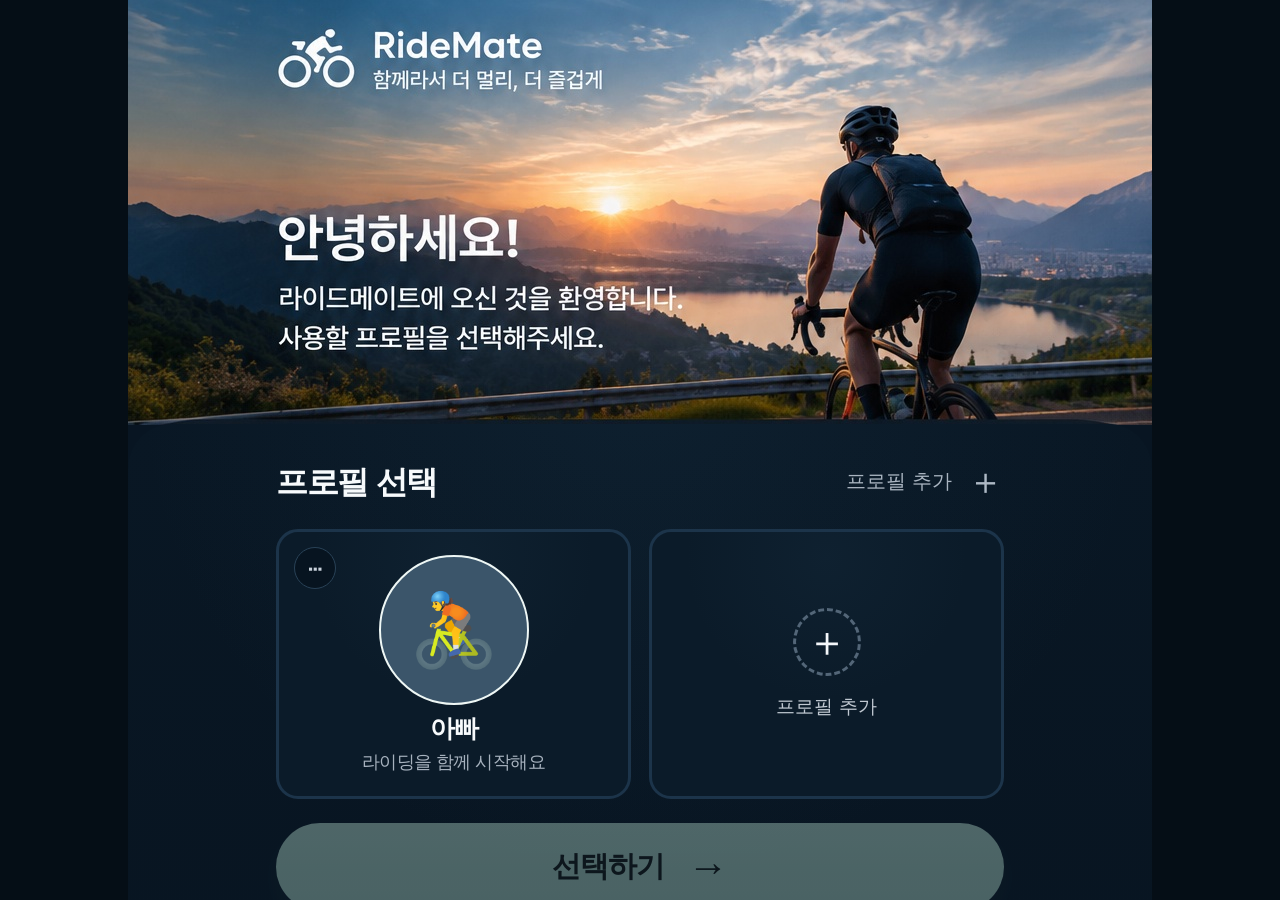
<file: index.html>
<!doctype html>
<html lang="ko">
<head>
  <meta charset="utf-8">
  <meta name="viewport" content="width=device-width,initial-scale=1,maximum-scale=1,user-scalable=no,viewport-fit=cover">
  <meta name="theme-color" content="#ffffff">
  <meta name="apple-mobile-web-app-capable" content="yes">
  <meta name="apple-mobile-web-app-status-bar-style" content="default">
  <title>RideMate</title>
  <link rel="manifest" href="/manifest.json">
  <link rel="stylesheet" href="/styles.css?v=20261007-riding-menu-hold">
</head>
<body>
  <section id="profileScreen" aria-label="RideMate 프로필 선택">
    <main class="profile-shell">
      <section class="profile-hero" aria-label="환영 화면">
        <img src="assets/profile-hero.jpg" alt="">
      </section>

      <section class="profile-panel">
        <div class="profile-panel-head">
          <h1>프로필 선택</h1>
          <button class="profile-add-top" type="button" id="profileAddTop">
            <span>프로필 추가</span><b aria-hidden="true">＋</b>
          </button>
        </div>

        <p id="profileEmptyState" class="profile-empty hidden">등록된 프로필이 없습니다.</p>
        <div class="profile-grid" id="profileGrid"></div>

        <button class="profile-select-button" id="profileSelectButton" type="button" disabled>
          <span>선택하기</span>
          <span class="profile-select-arrow" aria-hidden="true">→</span>
        </button>

        <div class="profile-home-indicator" aria-hidden="true"></div>
      </section>
    </main>

    <section id="profileEditor" class="profile-dialog-backdrop hidden" role="dialog" aria-modal="true" aria-labelledby="profileEditorTitle">
      <form id="profileEditorForm" class="profile-dialog">
        <h2 id="profileEditorTitle">프로필 추가</h2>
        <label class="profile-name-field">프로필 이름
          <input id="profileNameInput" type="text" maxlength="30" autocomplete="off" required>
        </label>
        <fieldset class="profile-avatar-field">
          <legend>Avatar</legend>
          <div class="profile-photo-row">
            <span id="profilePhotoPreview" class="profile-photo-preview" aria-hidden="true"></span>
            <div class="profile-photo-actions">
              <button id="profilePhotoSelect" type="button">프로필 사진 선택</button>
              <button id="profilePhotoRemove" type="button">사진 제거</button>
            </div>
            <input id="profilePhotoInput" type="file" accept="image/*" hidden>
          </div>
          <div id="profileAvatarChoices" class="profile-avatar-choices"></div>
        </fieldset>
        <p id="profileEditorError" class="profile-editor-error" role="alert"></p>
        <div class="profile-dialog-actions">
          <button id="profileEditorCancel" type="button" class="profile-dialog-secondary">취소</button>
          <button type="submit" class="profile-dialog-primary">저장</button>
        </div>
        <button id="profileDeleteButton" type="button" class="profile-delete-button hidden">프로필 삭제</button>
      </form>
    </section>

    <section id="profilePhotoCropDialog" class="profile-photo-crop-backdrop hidden" role="dialog" aria-modal="true" aria-hidden="true" aria-labelledby="profilePhotoCropTitle">
      <div class="profile-photo-crop-dialog">
        <h2 id="profilePhotoCropTitle">프로필 사진 조절</h2>
        <p>원 안에 보일 위치와 크기를 조절하세요.</p>
        <div id="profilePhotoCropStage" class="profile-photo-crop-stage">
          <img id="profilePhotoCropImage" alt="선택한 프로필 사진 미리보기" draggable="false">
        </div>
        <label class="profile-photo-crop-zoom">확대·축소
          <input id="profilePhotoCropZoom" type="range" min="1" max="4" step="0.01" value="1">
        </label>
        <div class="profile-photo-crop-actions">
          <button id="profilePhotoCropCancel" type="button" class="profile-dialog-secondary">취소</button>
          <button id="profilePhotoCropApply" type="button" class="profile-dialog-primary">적용</button>
        </div>
        <p id="profilePhotoCropError" class="profile-editor-error" role="alert"></p>
      </div>
    </section>

    <section id="profileDeleteConfirm" class="profile-dialog-backdrop hidden" role="alertdialog" aria-modal="true" aria-labelledby="profileDeleteTitle">
      <div class="profile-dialog">
        <h2 id="profileDeleteTitle">프로필을 삭제할까요?</h2>
        <p>이 프로필을 삭제하면 이 프로필에 연결된 설정, 장소, 저장 경로, 라이딩 기록, 레이싱 기록도 함께 삭제됩니다.</p>
        <div class="profile-dialog-actions">
          <button id="profileDeleteCancel" type="button" class="profile-dialog-secondary">취소</button>
          <button id="profileDeleteConfirmButton" type="button" class="profile-delete-confirm-button">삭제</button>
        </div>
      </div>
    </section>
  </section>

  <main id="app" class="hidden">
    <div id="map" aria-label="RideMate 지도"></div>

    <div id="overlayRoot">
      <header id="mapHeader" class="top-ui">
        <button id="searchEntry" class="search-entry"><span>⌕</span><b>목적지 검색</b></button>
      </header>

      <section id="mainMenu" class="main-menu-layer hidden" aria-hidden="true">
        <button id="mainMenuBackdrop" class="main-menu-backdrop" type="button" aria-label="메뉴 닫기"></button>
        <aside id="mainMenuDrawer" class="main-menu-drawer" role="dialog" aria-modal="true" aria-label="RideMate 메뉴">
          <button id="mainMenuClose" class="main-menu-close" type="button" aria-label="메뉴 닫기">×</button>
          <div id="mainMenuContent" class="main-menu-content">
            <button id="mainMenuProfile" class="main-menu-profile" type="button" data-menu-profile-change>
              <span id="mainMenuProfileAvatar" class="main-menu-avatar" aria-hidden="true"></span>
              <span class="main-menu-profile-copy"><strong id="mainMenuProfileName"></strong><small>프로필 변경</small></span>
              <span class="main-menu-chevron" aria-hidden="true">›</span>
            </button>
            <div class="main-menu-divider"></div>
            <nav class="main-menu-primary" aria-label="주요 메뉴">
              <button type="button" data-menu-item="places"><strong>내 장소</strong> <small>집 · 회사 · 즐겨찾기</small></button>
              <button type="button" data-menu-item="riding-records"><strong>라이딩 기록</strong></button>
              <button type="button" data-menu-item="racing-records"><strong>레이싱 기록</strong></button>
              <button type="button" class="racing-menu-settings hidden" data-menu-item="racing-settings"><strong>레이싱 모드 설정</strong></button>
              <button type="button" data-menu-item="app-settings"><strong>앱 설정</strong></button>
            </nav>
            <div class="main-menu-divider"></div>
            <nav class="main-menu-support" aria-label="지원 메뉴">
              <button type="button" data-menu-item="notices">공지사항</button>
              <button type="button" data-menu-item="help">도움말</button>
              <button type="button" data-menu-item="app-info">앱 정보</button>
            </nav>
          </div>
          <div class="main-menu-footer">
            <button type="button" class="racing-menu-end hidden" data-menu-item="racing-end"><strong>레이싱 종료</strong></button>
          </div>
        </aside>
      </section>

      <section id="myPlacesScreen" class="my-places-screen hidden" aria-hidden="true">
        <header class="my-places-header">
          <button id="myPlacesBack" class="my-places-back" type="button" aria-label="뒤로">‹</button>
          <h1>내 장소</h1>
        </header>
        <main class="my-places-content">
          <section id="myPlaceHome" class="my-place-card"></section>
          <section id="myPlaceWork" class="my-place-card"></section>
          <section class="my-places-favorites" aria-labelledby="myPlacesFavoritesTitle">
            <div class="my-places-section-header"><h2 id="myPlacesFavoritesTitle">즐겨찾기</h2><button id="addFavoriteBtn" type="button">추가</button></div>
            <div id="myPlacesFavorites"></div>
          </section>
        </main>
        <div id="favoriteEditor" class="dialog-backdrop hidden">
          <form id="favoriteEditorForm" class="dialog">
            <h2>즐겨찾기 이름</h2>
            <label class="profile-name-field favorite-name-field"><span>이름</span><input id="favoriteNameInput" maxlength="40" autocomplete="off"></label>
            <p id="favoriteEditorError" class="profile-editor-error" aria-live="polite"></p>
            <div id="favoriteEditorActions" class="profile-editor-actions favorite-editor-actions"><button type="submit">저장</button><button id="favoriteEditorCancel" type="button">취소</button></div>
          </form>
        </div>
      </section>

      <section id="appSettingsScreen" class="app-settings-screen hidden" aria-hidden="true">
        <header class="app-settings-header">
          <button id="appSettingsBack" class="app-settings-back" type="button" aria-label="뒤로">‹</button>
          <h1>앱 설정</h1>
        </header>
        <main class="app-settings-content">
          <h2>일반</h2>
          <label class="app-setting-row"><span><strong>거리 단위</strong><small>거리와 속도 표시 단위</small></span><select data-setting="distanceUnit"><option value="km">km</option><option value="mi">mi</option></select></label>
          <label class="app-setting-row"><span><strong>주행 중 화면 끄기</strong><small>켜면 화면 꺼짐 방지를 해제합니다.</small></span><input type="checkbox" data-setting="keepScreenAwake"></label>
          <label class="app-setting-row"><span><strong>짧은 주행 저장</strong><small>저장 기준 확정 후 적용 예정</small></span><input type="checkbox" data-setting="saveShortRides"></label>
          <label class="app-setting-row"><span><strong>시계 형식</strong><small>도착 예정 시간 표시</small></span><select data-setting="clockFormat"><option value="device">기기 설정</option><option value="12h">12시간</option><option value="24h">24시간</option></select></label>
          <button id="voiceVolumeSettingsBtn" class="app-setting-row app-setting-action" type="button"><span><strong>🔊 음성 안내 음량</strong><small id="voiceVolumeSummary">현재 음량: 100%</small></span><span aria-hidden="true">›</span></button>
          <button id="copyDiagnosticLogsBtn" class="app-setting-row app-setting-action" type="button"><span><strong>진단 로그 복사</strong><small>새로고침 이후 최근 동작·오류·위치 정보를 복사합니다.</small></span><span aria-hidden="true">›</span></button>
        </main>
      </section>

      <section id="diagnosticLogDialog" class="dialog-backdrop hidden" aria-hidden="true">
        <div class="dialog" role="dialog" aria-modal="true" aria-labelledby="diagnosticLogTitle">
          <h2 id="diagnosticLogTitle">진단 로그</h2>
          <p>자동 복사가 되지 않았습니다. 아래 내용을 길게 눌러 전체 선택 후 복사해주세요.</p>
          <textarea id="diagnosticLogText" readonly aria-label="복사할 진단 로그" spellcheck="false"></textarea>
          <button id="closeDiagnosticLogBtn" class="secondary-btn" type="button">닫기</button>
        </div>
      </section>

      <section id="voiceVolumeDialog" class="dialog-backdrop hidden" aria-hidden="true">
        <div class="dialog app-setting-dialog" role="dialog" aria-modal="true" aria-labelledby="voiceVolumeTitle">
          <h2 id="voiceVolumeTitle">음성 안내 음량</h2>
          <p id="voiceVolumeValue" aria-live="polite">현재 음량: 100%</p>
          <input id="voiceVolumeRange" class="voice-volume-range" type="range" min="0" max="100" step="1" value="100" aria-label="음성 안내 음량">
          <div class="voice-volume-actions">
            <button id="testVoiceVolumeBtn" class="primary-btn" type="button">테스트 음성 듣기</button>
            <button id="closeVoiceVolumeBtn" class="secondary-btn" type="button">닫기</button>
          </div>
        </div>
      </section>

      <section id="racingSettingsScreen" class="app-settings-screen hidden" aria-hidden="true">
        <header class="app-settings-header">
          <button id="racingSettingsBack" class="app-settings-back" type="button" aria-label="뒤로">‹</button>
          <h1>레이싱 모드 설정</h1>
        </header>
        <main class="app-settings-content">
          <h2>레이싱</h2>
          <label class="app-setting-row"><span><strong>비교 표시</strong><small>레이싱 중 표시할 격차 기준</small></span><select id="racingDisplayModeSetting"><option value="distance">거리</option><option value="time">시간</option></select></label>
        </main>
      </section>

      <section id="recordsScreen" class="app-settings-screen hidden" aria-hidden="true">
        <header class="app-settings-header">
          <button id="recordsBack" class="app-settings-back" type="button" aria-label="뒤로">‹</button>
          <h1 id="recordsTitle">라이딩 기록</h1>
          <button id="recordDeleteBtn" class="record-action record-delete hidden" type="button" aria-label="기록 삭제">삭제</button>
        </header>
        <main class="app-settings-content">
          <div id="recordsList"></div>
          <section id="recordDetail" class="record-detail hidden" aria-live="polite"></section>
          <section id="recordMapSection" class="record-map-section hidden" aria-label="주행 경로">
            <h2>주행 경로</h2>
            <p id="recordMapMessage"></p>
            <div id="recordMapPreview" class="record-map-preview">
              <div id="recordRouteMap" class="record-route-map hidden" role="region" aria-label="저장한 주행 경로 지도"></div>
              <button id="recordMapExpand" type="button" class="record-map-expand hidden" aria-label="주행 경로 지도 크게 보기">⛶ <span>지도 크게 보기</span></button>
            </div>
          </section>
        </main>
      </section>
      <section id="recordActionDialog" class="dialog-backdrop hidden" role="dialog" aria-modal="true" aria-hidden="true" aria-labelledby="recordActionTitle">
        <form id="recordActionForm" class="dialog">
          <h2 id="recordActionTitle">기록 이름 변경</h2>
          <p id="recordActionDescription"></p>
          <label id="recordNameField" class="favorite-name-field"><span>기록 이름</span><input id="recordNameInput" type="text" autocomplete="off" aria-describedby="recordNameHint recordActionError"></label>
          <p id="recordNameHint"></p>
          <p id="recordActionError" role="alert" aria-live="polite"></p>
          <div class="favorite-editor-actions"><button id="recordActionSubmit" class="primary-btn" type="submit">저장</button><button id="recordActionCancel" class="secondary-btn" type="button">취소</button></div>
        </form>
      </section>
      <section id="recordMapOverlay" class="record-map-overlay hidden" aria-hidden="true" aria-label="전체 화면 경로 지도">
        <header class="app-settings-header">
          <button id="recordMapBack" class="app-settings-back" type="button" aria-label="같은 기록 상세로 돌아가기">‹</button><h1>경로 지도</h1>
        </header>
        <div id="recordMapStage" class="record-map-stage"></div>
        <div class="record-map-zoom"><button id="recordMapZoomIn" type="button" aria-label="경로 지도 확대">＋</button><button id="recordMapZoomOut" type="button" aria-label="경로 지도 축소">−</button></div>
        <button id="recordMapFit" class="record-map-fit" type="button">전체 경로 보기</button>
      </section>

      <section id="ridingBoard" class="riding-board hidden" aria-label="RideMate 기록계">
        <header class="riding-board-header">
          <div class="riding-gps-status"><i aria-hidden="true"></i><span>GPS 준비</span></div>
          <h1>RideMate</h1>
          <button id="ridingBoardMenu" class="icon-btn screen-menu-button" type="button" aria-label="기록계 메뉴">☰</button>
        </header>

        <div class="riding-board-body">
          <div class="riding-summary" aria-label="주행 요약">
            <article>
              <div><small>주행 시간</small><strong id="ridingTimeValue">0초</strong></div>
            </article>
            <article>
              <div><small>거리</small><strong id="ridingDistanceValue"><span class="riding-number">0</span><span class="riding-unit">m</span></strong></div>
            </article>
          </div>

          <section class="riding-speed-block" aria-label="속도 정보">
            <svg class="riding-reference-gauge"
                 viewBox="0 0 852 640"
                 preserveAspectRatio="xMidYMid meet"
                 aria-hidden="true">

              <defs>

                <linearGradient
                  id="ridingArcGrad"
                  gradientUnits="userSpaceOnUse"
                  x1="120"
                  y1="560"
                  x2="620"
                  y2="40">

                  <stop offset="0" stop-color="#0a84ff"/>
                  <stop offset="0.55" stop-color="#14b8ff"/>
                  <stop offset="1" stop-color="#2cf0ff"/>

                </linearGradient>

                <filter
                  id="ridingGaugeGlow"
                  x="-30%"
                  y="-30%"
                  width="160%"
                  height="160%">

                  <feGaussianBlur stdDeviation="9" result="b"/>

                  <feMerge>
                    <feMergeNode in="b"/>
                    <feMergeNode in="SourceGraphic"/>
                  </feMerge>

                </filter>

                <filter
                  id="ridingGaugeGlowSmall"
                  x="-50%"
                  y="-50%"
                  width="200%"
                  height="200%">

                  <feGaussianBlur stdDeviation="3" result="b"/>

                  <feMerge>
                    <feMergeNode in="b"/>
                    <feMergeNode in="SourceGraphic"/>
                  </feMerge>

                </filter>

              </defs>

              <path
                id="ridingGaugeTrack"
                fill="none"
                stroke="#0e2238"
                stroke-width="30"
                stroke-linecap="round"
                opacity=".85"
              />

              <path
                id="ridingGaugeProgress"
                fill="none"
                stroke="url(#ridingArcGrad)"
                stroke-width="30"
                stroke-linecap="round"
                filter="url(#ridingGaugeGlow)"
              />

              <g id="ridingGaugeTicks"></g>

              <text
                id="ridingSpeedValue"
                x="427"
                y="398"
                text-anchor="middle"
                fill="#fff"
                font-size="236"
                font-weight="800"
                letter-spacing="-6">0</text>

              <text
                x="427"
                y="466"
                text-anchor="middle"
                fill="#7cc4f2"
                font-size="42"
                font-weight="600">km/h</text>

              <line
                x1="427"
                y1="505"
                x2="427"
                y2="625"
                stroke="#1d3a5a"
                stroke-width="2"
              />

            </svg>

            <div class="riding-speed-stats">
              <article data-riding-metric="averageSpeed">
                <small>평균 속도</small>
                <div>
                  <strong></strong>
                  <span>km/h</span>
                </div>
              </article>

              <article data-riding-metric="maxSpeed">
                <small>최고 속도</small>
                <div>
                  <strong></strong>
                  <span>km/h</span>
                </div>
              </article>
            </div>

          </section>

          <section class="riding-metric-grid" aria-label="주행 지표">
            <article data-riding-metric="averagePace"><div><small>평균 페이스</small><strong><span class="riding-number"></span><span class="riding-unit"></span></strong></div></article>
            <article data-riding-metric="bestPace"><div><small>최고 페이스</small><strong><span class="riding-number"></span><span class="riding-unit"></span></strong></div></article>
            <article data-riding-metric="monthlyDistance"><div><small>월간 거리</small><strong><span class="riding-number"></span><span class="riding-unit"></span></strong></div></article>
            <article data-riding-metric="totalDistance"><div><small>누적 거리</small><strong><span class="riding-number"></span><span class="riding-unit"></span></strong></div></article>
          </section>

          <button id="ridingRecordPrototypeBtn" class="riding-record-button" type="button"><span aria-hidden="true">▶</span> 기록 시작</button>
        </div>
      </section>

      <section id="ridingMenu" class="main-menu-layer riding-menu-layer hidden" aria-hidden="true">
        <button id="ridingMenuBackdrop" class="main-menu-backdrop" type="button" aria-label="기록계 메뉴 닫기"></button>
        <div class="main-menu-drawer riding-menu-drawer" role="dialog" aria-modal="true" aria-labelledby="ridingMenuTitle">
          <h3 id="ridingMenuTitle">기록 메뉴</h3>
          <nav class="main-menu-primary" aria-label="기록계 메뉴">
            <button id="ridingPauseBtn" type="button"><strong>일시정지</strong></button>
            <button id="ridingSettingsBtn" type="button"><strong>앱 설정</strong></button>
          </nav>
          <div class="main-menu-divider"></div>
          <button id="ridingEndBtn" class="danger-btn" type="button">기록 종료</button>
        </div>
      </section>

      <section id="searchPanel" class="panel hidden">
        <div class="search-head">
          <button id="searchBack" class="icon-btn">‹</button>
          <div class="search-box"><input id="searchInput" autocomplete="off" placeholder="목적지 검색"><button id="searchClear">×</button></div>
        </div>
        <div id="searchLanding">
          <div class="search-shortcuts" aria-label="저장 장소 바로가기">
            <button data-quick="home"><svg aria-hidden="true" viewBox="0 0 24 24"><path d="M3 10.8 12 3l9 7.8v9.7h-6v-6H9v6H3z"/></svg><span>집</span></button>
            <button data-quick="work"><svg aria-hidden="true" viewBox="0 0 24 24"><path d="M4 21V7h5V3h6v4h5v14h-6v-4h-4v4zm7-14h2V5h-2z"/></svg><span>회사</span></button>
            <button data-quick="favorite"><svg aria-hidden="true" viewBox="0 0 24 24"><path d="m12 2.8 2.8 5.7 6.2.9-4.5 4.4 1.1 6.2-5.6-2.9L6.4 20l1.1-6.2L3 9.4l6.2-.9z"/></svg><span>즐겨찾기</span></button>
          </div>
          <div class="recent-head"><h3 id="searchLandingTitle">최근 검색</h3><button id="selectOnMapBtn" type="button">지도에서 선택</button></div>
          <div id="recentSearches"></div>
        </div>
        <div id="liveResults" class="live-results hidden"></div>
      </section>

      <div class="route-layout">
      <section id="routeEditor" class="route-editor hidden">
        <div id="routeSelectionFields" class="route-fields">
          <div class="route-point-row" data-route-point="0">
            <button class="route-point-drag" data-route-point-drag="0" aria-label="현재 위치 순서 변경">⠿</button>
            <button id="departureField" class="route-point-copy route-point-edit"><b>현재 위치</b></button>
          </div>
          <div id="waypointFields"></div>
          <div class="route-point-row" data-route-point="1">
            <button class="route-point-drag" data-route-point-drag="1" aria-label="목적지 순서 변경">⠿</button>
            <button id="destinationField" class="route-point-copy route-point-edit"><b>목적지</b></button>
            <div class="route-point-actions"><button id="addWaypointBtn" class="route-point-add" aria-label="경로 추가">+</button></div>
          </div>
        </div>
        <div id="routePointEditorFields" class="route-fields hidden"></div>
      </section>

      <section id="routeCards" class="route-cards hidden"></section>
      <div class="route-selection-actions">
        <button id="startNavBtn" class="primary-floating hidden">안내 시작</button>
        <button id="cancelRoutePreviewBtn" class="route-preview-cancel hidden">취소</button>
      </div>
      </div>

      <div id="mapControls" class="map-controls">
        <div class="right-controls">
          <button id="locateBtn" aria-label="현재 위치">⌾</button>
          <button id="menuBtn" class="screen-menu-button" aria-label="메뉴">☰</button>
        </div>
      </div>
      <button id="searchHereBtn" class="search-here-btn hidden">여기서 재검색</button>

      <section id="sheet" class="sheet hidden">
        <div id="sheetHandle" class="sheet-handle"><i></i></div>
        <div id="sheetContent"></div>
      </section>

      <div id="routePointEditorActions" class="route-point-editor-actions hidden">
        <button id="cancelRoutePointEditorBtn" class="secondary-btn">취소</button>
      </div>

      <section id="navOverlay" class="nav-overlay hidden">
        <div class="turn-card">
          <div id="turnIcon" class="turn-icon">↑</div>
          <div class="turn-copy"><b id="turnDistance">경로 안내</b><span id="turnText">경로를 따라 이동하세요</span><small id="nextTurnText">다음 안내를 준비 중입니다</small></div>
        </div>
        <div class="nav-tools">
          <button id="navSearchBtn" aria-label="검색">⌕</button>
          <button id="navMenuBtn" class="nav-menu-btn">≡</button>
        </div>
        <div id="navRouteStatus" class="nav-route-status" aria-live="polite"></div>
        <div class="speed-pill"><b id="speedValue">0</b><small id="speedUnit">km/h</small></div>
        <div id="navHud" class="nav-hud">
          <button id="navRecalcBtn" class="nav-recalc-btn" aria-label="경로 재탐색">↻</button>
          <button id="navInfoToggle" class="nav-info-toggle">
            <span><small id="navPrimaryLabel">도착 예정</small><b id="navPrimaryValue">--:--</b></span>
            <span><small>남은 거리</small><b id="remainDistance">--km</b></span>
          </button>
          <button id="navLocateBtn" class="nav-hud-button" aria-label="현재 위치 추적">◎</button>
        </div>
      </section>

      <section id="racingOverlay" class="racing-overlay hidden" aria-label="레이싱 지도">
        <strong id="racingCountdown" class="racing-countdown hidden" aria-live="assertive"></strong>
        <div id="racingTargetIndicator" class="racing-target-indicator hidden" aria-live="polite">가상 라이더</div>
        <div class="racing-comparison" aria-live="polite">
          <strong id="racingComparisonValue" class="racing-comparison-value hidden"></strong>
        </div>
        <div class="racing-speed-readout" aria-label="현재 속도">
          <b id="racingSpeedValue">0</b>
        </div>
        <div id="racingSetupPanel" class="racing-setup-panel hidden">
          <strong id="racingSetupCourseName"></strong>
          <label id="racingSpeedSettingRow"><span>가상 라이더 속도</span><span><input id="racingTargetSpeed" type="number" inputmode="decimal" min="1" step="0.1"><small>km/h</small></span></label>
          <button id="racingStartBtn" class="primary-btn racing-start-btn" type="button">레이싱 시작</button>
        </div>
      </section>

      <section id="navMenu" class="modal-sheet hidden">
        <div class="modal-grab"></div>
        <h3>주행 메뉴</h3>
        <div class="menu-grid">
          <button data-nav-action="recalc">↻<span>경로 재탐색</span></button>
          <button data-nav-action="pause">Ⅱ<span>일시정지</span></button>
          <button data-nav-action="add-route">＋<span>경로 추가</span></button>
          <button data-nav-action="alternate-route">≋<span>다른 경로 보기</span></button>
        </div>
        <button id="endNavBtn" class="danger-btn">안내 종료</button>
      </section>

      <section id="rideResultModal" class="dialog-backdrop ride-result-backdrop hidden" aria-hidden="true">
        <div class="ride-result-sheet" role="dialog" aria-modal="true" aria-labelledby="rideResultTitle">
          <header class="ride-result-header"><span>RIDE MATE</span><h2 id="rideResultTitle">주행 결과</h2><p id="rideResultCourse"></p></header>
          <div id="rideResultBadge" class="ride-result-badge hidden"></div>
          <section id="rideResultComparison" class="ride-result-comparison hidden"></section>
          <section class="ride-result-stats" aria-label="주행 통계">
            <div><small>주행 거리</small><b id="resultDistance">--</b></div>
            <div><small>평균 속도</small><b id="resultAverageSpeed">--</b></div>
            <div><small>최고 속도</small><b id="resultMaxSpeed">--</b></div>
            <div><small>이동 시간</small><b id="resultMovingTime">--</b></div>
          </section>
          <section id="rideResultOpponent" class="ride-result-opponent hidden"></section>
          <section id="rideResultCourseInfo" class="ride-result-course-info"></section>
          <p id="rideResultPrompt" class="ride-result-prompt">현재 기록을 저장하시겠습니까?</p>
          <div class="ride-result-actions">
            <button id="saveResultRacingBtn" class="ride-result-action primary-btn" type="button"><b>레이싱 기록 저장</b><small>유효한 최초 기록 또는 최고 기록을 GPS 경로와 함께 저장합니다.</small></button>
            <button id="saveResultRideBtn" class="ride-result-action secondary-btn" type="button"><b>일반 기록 저장</b><small>이동 경로를 지도에서 다시 볼 수 있도록 저장합니다.</small></button>
            <button id="discardResultBtn" class="ride-result-action secondary-btn" type="button"><b>저장 안 함</b><small>이번 주행을 저장하지 않고 종료합니다.</small></button>
          </div>
        </div>
      </section>

      <section id="racingSaveDecisionDialog" class="dialog-backdrop hidden" aria-hidden="true">
        <div class="dialog" role="dialog" aria-modal="true" aria-labelledby="racingSaveDecisionTitle">
          <h2 id="racingSaveDecisionTitle">레이싱을 완료했습니다!</h2>
          <p id="racingSaveDecisionMessage">목적지에 도착했습니다.<br>기록을 저장하시겠습니까?</p>
          <div class="racing-decision-actions">
            <button id="saveFrozenRacingBtn" class="primary-btn" type="button">레이싱 기록 저장</button>
            <button id="saveFrozenRideBtn" class="secondary-btn" type="button">일반 기록 저장</button>
            <button id="discardFrozenRacingBtn" class="secondary-btn" type="button">저장 안 함</button>
          </div>
        </div>
      </section>

      <section id="racingEndConfirmDialog" class="dialog-backdrop hidden" aria-hidden="true">
        <div class="dialog" role="dialog" aria-modal="true" aria-labelledby="racingEndConfirmTitle">
          <h2 id="racingEndConfirmTitle">여기서 레이싱을 멈추시겠습니까?</h2>
          <div class="racing-decision-actions">
            <button id="continueRacingBtn" class="secondary-btn" type="button">계속 주행</button>
            <button id="confirmRacingEndBtn" class="danger-btn" type="button">레이싱 중단</button>
          </div>
        </div>
      </section>

      <section id="racingReturnDialog" class="dialog-backdrop hidden" aria-hidden="true">
        <div class="dialog racing-course-dialog" role="dialog" aria-modal="true" aria-labelledby="racingReturnTitle">
          <h2 id="racingReturnTitle">복귀 목적지</h2>
          <button id="racingReturnCurrentBtn" class="primary-btn" type="button">현재 위치</button>
          <button id="racingReturnOtherBtn" class="secondary-btn" type="button">다른 목적지 설정</button>
          <button id="racingReturnCancelBtn" class="secondary-btn" type="button">뒤로</button>
        </div>
      </section>

      <section id="endNavigationRideModal" class="dialog-backdrop hidden" aria-hidden="true">
        <div class="dialog" role="dialog" aria-modal="true" aria-labelledby="endNavigationRideTitle">
          <h2 id="endNavigationRideTitle">주행 기록도 종료하시겠습니까?</h2>
          <button id="continueRideAfterNavigationBtn" class="secondary-btn" type="button">주행 계속</button>
          <button id="endRideAfterNavigationBtn" class="danger-btn" type="button">주행 종료</button>
        </div>
      </section>

      <section id="ridingMetricDialog" class="dialog-backdrop hidden" aria-hidden="true">
        <div class="dialog" role="dialog" aria-modal="true" aria-labelledby="ridingMetricDialogTitle">
          <h2 id="ridingMetricDialogTitle">표시 항목 선택</h2>
          <div id="ridingMetricOptions"></div>
          <button id="ridingMetricCancel" class="secondary-btn" type="button">취소</button>
        </div>
      </section>

      <div id="toast" class="toast hidden"></div>

      <nav id="bottomNav" class="bottom-nav">
        <button id="mapTabBtn" class="active" data-bottom-screen="map">지도</button><button id="racingTabBtn" data-bottom-screen="racing">레이싱</button><button id="ridingBoardTabBtn" data-bottom-screen="riding-board">기록계</button>
      </nav>
    </div>
  </main>
  <script src="/diagnostics.js?v=20261029"></script>
  <script src="/ride-foundation.js?v=20261008-navigation-fast"></script>
  <script src="/racing-foundation.js?v=20261008-navigation-fast"></script>
  <script src="/settings-foundation.js?v=20261008-navigation-fast"></script>
  <script src="/profile-system.js?v=20261008-navigation-fast"></script>
  <script src="/app.js?v=20261008-navigation-fast"></script>
</body>
</html>
</file>
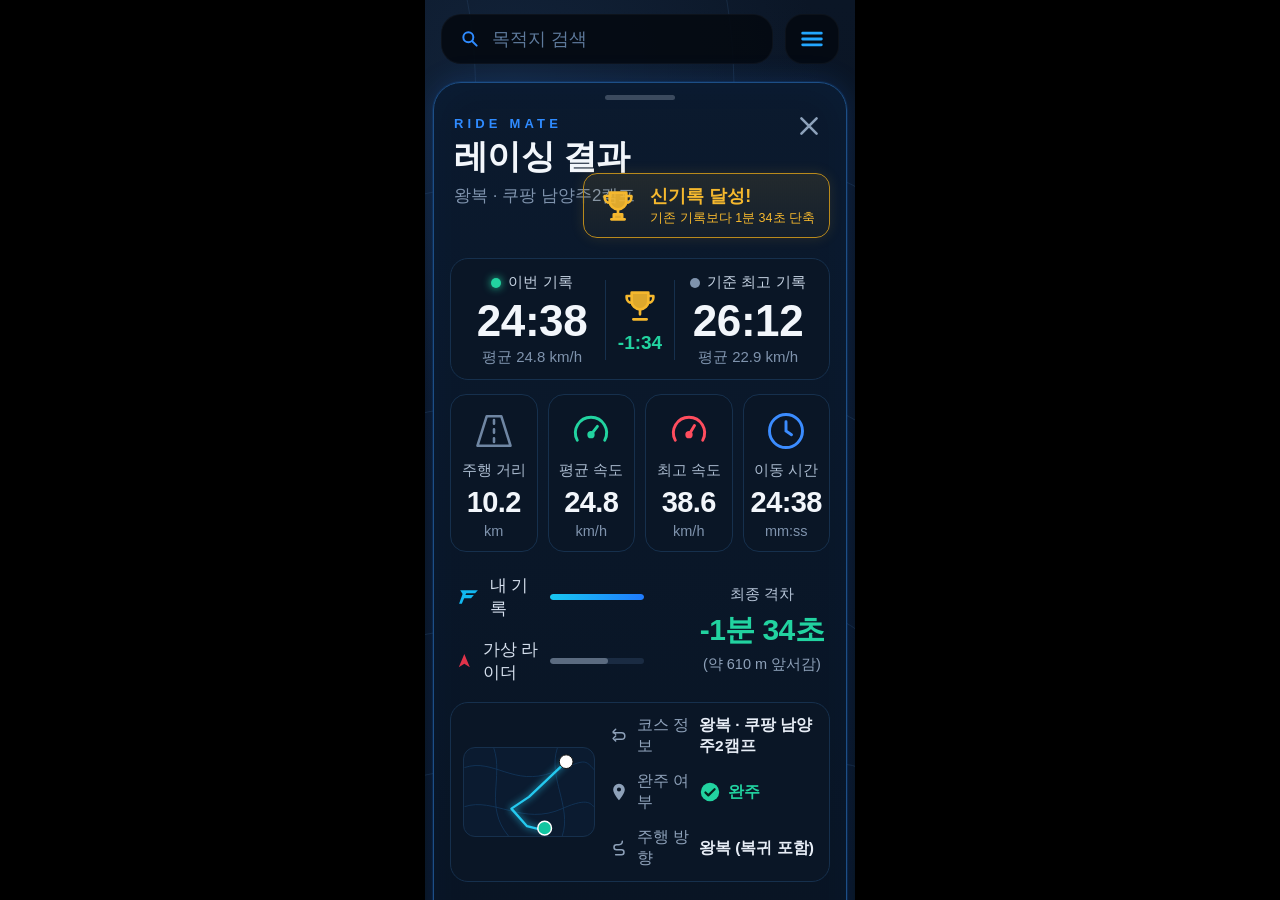
<file: design/racing-result-design.html>
<!doctype html>
<html lang="ko">
<head>
<meta charset="utf-8">
<meta name="viewport" content="width=device-width, initial-scale=1, viewport-fit=cover">
<title>RIDE MATE - 레이싱 결과</title>
<style>
  :root{
    --bg:#070d17;
    --panel:#0a1626;
    --panel2:#0c1c30;
    --line:#16304d;
    --line-glow:#1d4f86;
    --text:#f2f6fb;
    --sub:#7f93ad;
    --blue:#1f7bff;
    --cyan:#18c8f0;
    --green:#22d3a0;
    --red:#ff4d5e;
    --gold:#f5b82e;
  }
  *{box-sizing:border-box;margin:0;padding:0;-webkit-tap-highlight-color:transparent}
  html,body{height:100%;background:#000}
  body{
    font-family:-apple-system,BlinkMacSystemFont,"Apple SD Gothic Neo","Pretendard","Noto Sans KR",sans-serif;
    color:var(--text);
    display:flex;justify-content:center;
  }
  .phone{
    position:relative;width:100%;max-width:430px;min-height:100vh;overflow:hidden;
    background:
      radial-gradient(120% 60% at 20% 10%, #12233a 0%, transparent 60%),
      linear-gradient(180deg,#0b1626 0%,#08111d 100%);
  }
  /* 배경 지도 느낌 */
  .map-bg{position:absolute;inset:0;opacity:.35}
  .map-bg svg{width:100%;height:100%}

  /* 상단 검색 */
  .topbar{position:absolute;top:calc(env(safe-area-inset-top) + 14px);left:16px;right:16px;display:flex;gap:12px;z-index:2}
  .search{
    flex:1;height:50px;border-radius:20px;background:rgba(5,10,18,.92);
    display:flex;align-items:center;gap:12px;padding:0 18px;color:#5e7a9c;font-size:18px;
    border:1px solid rgba(255,255,255,.03)
  }
  .menu{
    width:54px;height:50px;border-radius:18px;background:rgba(5,10,18,.92);
    display:grid;place-items:center;border:1px solid rgba(255,255,255,.03)
  }

  /* 바텀 시트 */
  .sheet{
    position:relative;z-index:3;margin:calc(env(safe-area-inset-top) + 82px) 8px 0;
    border-radius:28px;padding:12px 16px 18px;
    background:linear-gradient(180deg,#0b1a2e 0%,#08121f 100%);
    border:1.5px solid var(--line-glow);
    box-shadow:0 0 0 1px rgba(31,123,255,.12),0 0 28px rgba(31,123,255,.18),inset 0 0 40px rgba(31,123,255,.04);
  }
  .handle{width:70px;height:5px;border-radius:3px;background:#3b4a5e;margin:0 auto 14px}
  .close{position:absolute;right:20px;top:26px;width:34px;height:34px;display:grid;place-items:center;color:#8da2bb;background:none;border:0;cursor:pointer}

  .head{display:flex;justify-content:space-between;align-items:flex-start;padding:2px 4px 0}
  .brand{font-size:13px;letter-spacing:.32em;color:#2f8bff;font-weight:700;margin-bottom:6px}
  h1{font-size:34px;font-weight:800;letter-spacing:-.02em;line-height:1.15}
  .course{color:var(--sub);font-size:17px;margin-top:8px}
  .badge{
    margin-top:28px;display:flex;align-items:center;gap:12px;padding:10px 14px;border-radius:14px;
    border:1.5px solid #b98a1c;background:linear-gradient(180deg,rgba(245,184,46,.10),rgba(245,184,46,.04));
    box-shadow:0 0 14px rgba(245,184,46,.12);
  }
  .badge b{display:block;color:var(--gold);font-size:18px;font-weight:800}
  .badge span{display:block;color:var(--gold);font-size:12.5px;margin-top:2px;white-space:nowrap}

  /* 비교 카드 */
  .card{background:var(--panel);border:1px solid var(--line);border-radius:18px}
  .compare{margin-top:20px;display:grid;grid-template-columns:1fr 70px 1fr;align-items:center;padding:14px 8px 12px}
  .compare .col{text-align:center}
  .lab{display:inline-flex;align-items:center;gap:7px;font-size:15px;color:#c6d3e3}
  .dot{width:10px;height:10px;border-radius:50%}
  .time{font-size:44px;font-weight:800;letter-spacing:-.01em;margin:4px 0 2px;font-variant-numeric:tabular-nums}
  .avg{font-size:15px;color:var(--sub)}
  .mid{text-align:center;border-left:1px solid var(--line);border-right:1px solid var(--line);padding:6px 0;display:flex;flex-direction:column;align-items:center;gap:6px}
  .mid em{font-style:normal;color:var(--green);font-weight:800;font-size:19px}

  /* 스탯 타일 */
  .stats{display:grid;grid-template-columns:repeat(4,1fr);gap:10px;margin-top:14px}
  .tile{background:var(--panel);border:1px solid var(--line);border-radius:16px;padding:14px 4px 12px;text-align:center}
  .tile svg{display:block;margin:0 auto 8px}
  .tile .k{font-size:14.5px;color:#a9b9cd}
  .tile .v{font-size:29px;font-weight:800;margin-top:6px;font-variant-numeric:tabular-nums;letter-spacing:-.02em}
  .tile .u{font-size:14.5px;color:var(--sub);margin-top:4px}

  /* 진행 바 */
  .race{display:grid;grid-template-columns:1fr auto;align-items:center;margin-top:22px;padding:0 6px}
  .bars{display:flex;flex-direction:column;gap:18px}
  .bar-row{display:flex;align-items:center;gap:10px;font-size:17px;color:#d6e0ee}
  .bar-row .name{width:84px;display:flex;align-items:center;gap:10px}
  .track{flex:0 0 40%;height:6px;border-radius:3px;background:#1a2b42;overflow:hidden}
  .fill{height:100%;border-radius:3px}
  .gap{text-align:center;padding-left:8px}
  .gap small{display:block;color:#b8c6d9;font-size:15px}
  .gap strong{display:block;color:var(--green);font-size:30px;font-weight:800;margin:6px 0 4px;letter-spacing:-.02em}
  .gap span{color:#8ea1b9;font-size:14.5px}

  /* 코스 정보 */
  .info{margin-top:18px;display:grid;grid-template-columns:132px 1fr;gap:14px;align-items:center;padding:12px}
  .mini{width:132px;height:90px;border-radius:12px;background:#0b1b30;border:1px solid var(--line);overflow:hidden}
  .rows{display:flex;flex-direction:column;gap:14px;font-size:15.5px}
  .rows .r{display:grid;grid-template-columns:90px 1fr;align-items:center}
  .rows .r .l{display:flex;align-items:center;gap:8px;color:#8ea1b9}
  .rows .r .rv{color:#e8eef7;font-weight:600}
  .rows .ok{display:flex;align-items:center;gap:7px;color:var(--green);font-weight:700}

  /* 저장 */
  .ask{text-align:center;margin-top:22px}
  .ask h2{font-size:21px;font-weight:800}
  .ask p{color:var(--sub);font-size:15px;margin-top:6px}
  .actions{display:flex;flex-direction:column;gap:11px;margin-top:14px}
  .btn{
    display:flex;align-items:center;gap:16px;width:100%;text-align:left;cursor:pointer;color:var(--text);
    border-radius:16px;padding:14px 16px;border:1px solid var(--line);background:#0d1d33;font-family:inherit;
    transition:transform .08s ease,filter .15s;
  }
  .btn:active{transform:scale(.985)}
  .btn .ic{width:40px;display:grid;place-items:center;color:#a9b9cd}
  .btn .tx{flex:1}
  .btn .tx b{display:block;font-size:19px;font-weight:800}
  .btn .tx span{display:block;font-size:14.5px;margin-top:4px;color:#8ea1b9}
  .btn .chev{color:#8ea1b9}
  .btn.primary{background:linear-gradient(90deg,#1670f0,#1e86ff);border-color:#2f8bff;box-shadow:0 6px 18px rgba(31,123,255,.35)}
  .btn.primary .ic,.btn.primary .tx span,.btn.primary .chev{color:#dbeaff}
  .btn.primary .tx span{color:#cfe2ff}
  .btn.ghost{background:transparent;border-color:#2a3d57}

  .toast{position:fixed;left:50%;bottom:28px;transform:translate(-50%,40px);opacity:0;background:#10233b;border:1px solid var(--line-glow);
    color:#fff;padding:12px 18px;border-radius:14px;font-size:15px;transition:.25s;z-index:10;pointer-events:none}
  .toast.show{transform:translate(-50%,0);opacity:1}
</style>
</head>
<body>
<div class="phone">

  <!-- 배경 지도 -->
  <div class="map-bg" aria-hidden="true">
    <svg viewBox="0 0 430 900" preserveAspectRatio="xMidYMid slice" fill="none" stroke="#2b4a6e" stroke-width="1">
      <path d="M-20 200 C80 160 160 260 260 220 S400 150 460 210"/>
      <path d="M-20 420 C60 380 150 470 240 430 S380 380 460 440"/>
      <path d="M40 -10 C70 120 20 260 90 380 S160 640 120 920"/>
      <path d="M300 -10 C330 150 270 300 340 450 S400 700 360 920"/>
      <path d="M-20 640 C100 600 200 700 300 650 S420 610 460 660"/>
      <path d="M-20 780 C120 740 220 830 330 790 S430 760 460 800"/>
    </svg>
  </div>

  <!-- 상단 검색 -->
  <div class="topbar">
    <div class="search">
      <svg width="20" height="20" viewBox="0 0 24 24" fill="none" stroke="#2f8bff" stroke-width="2.4" stroke-linecap="round"><circle cx="10" cy="10" r="6"/><path d="M15 15l5 5"/></svg>
      목적지 검색
    </div>
    <div class="menu">
      <svg width="28" height="28" viewBox="0 0 24 24" stroke="#23a7ff" stroke-width="2.4" stroke-linecap="round"><path d="M4 7h16M4 12h16M4 17h16"/></svg>
    </div>
  </div>

  <!-- 결과 시트 -->
  <section class="sheet" id="sheet">
    <div class="handle"></div>
    <button class="close" aria-label="닫기" onclick="toast('닫기')">
      <svg width="26" height="26" viewBox="0 0 24 24" stroke="currentColor" stroke-width="2.4" stroke-linecap="round"><path d="M5 5l14 14M19 5L5 19"/></svg>
    </button>

    <div class="head">
      <div>
        <div class="brand">RIDE MATE</div>
        <h1>레이싱 결과</h1>
        <div class="course">왕복 · 쿠팡 남양주2캠프</div>
      </div>
    </div>
    <div style="display:flex;justify-content:flex-end;margin-top:-62px;margin-bottom:0">
      <div class="badge">
        <svg width="40" height="40" viewBox="0 0 24 24" fill="none" stroke="#f5b82e" stroke-width="1.6" stroke-linejoin="round" stroke-linecap="round">
          <path d="M7 4h10v5a5 5 0 0 1-10 0V4z" fill="#f5b82e" fill-opacity=".9"/>
          <path d="M7 6H4v1a3 3 0 0 0 3 3M17 6h3v1a3 3 0 0 1-3 3"/>
          <path d="M12 14v3M8 20h8M9.5 17h5v3h-5z" fill="#f5b82e" fill-opacity=".9"/>
        </svg>
        <div><b>신기록 달성!</b><span>기존 기록보다 1분 34초 단축</span></div>
      </div>
    </div>

    <!-- 이번 기록 vs 최고 기록 -->
    <div class="card compare">
      <div class="col">
        <div class="lab"><span class="dot" style="background:var(--green);box-shadow:0 0 8px var(--green)"></span>이번 기록</div>
        <div class="time">24:38</div>
        <div class="avg">평균 24.8 km/h</div>
      </div>
      <div class="mid">
        <svg width="40" height="40" viewBox="0 0 24 24" fill="none" stroke="#f5b82e" stroke-width="1.6" stroke-linejoin="round" stroke-linecap="round">
          <path d="M7 4h10v5a5 5 0 0 1-10 0V4z" fill="#f5b82e" fill-opacity=".9"/>
          <path d="M7 6H4v1a3 3 0 0 0 3 3M17 6h3v1a3 3 0 0 1-3 3"/>
          <path d="M12 14v3M8 20h8" />
        </svg>
        <em>-1:34</em>
      </div>
      <div class="col">
        <div class="lab"><span class="dot" style="background:#7f93ad"></span>기준 최고 기록</div>
        <div class="time">26:12</div>
        <div class="avg">평균 22.9 km/h</div>
      </div>
    </div>

    <!-- 스탯 -->
    <div class="stats">
      <div class="tile">
        <svg width="44" height="44" viewBox="0 0 24 24" fill="none" stroke="#6f86a3" stroke-width="1.4" stroke-linejoin="round" stroke-linecap="round"><path d="M8 4L3 20h18L16 4z"/><path d="M12 6v2M12 11v2M12 16v2"/></svg>
        <div class="k">주행 거리</div><div class="v">10.2</div><div class="u">km</div>
      </div>
      <div class="tile">
        <svg width="44" height="44" viewBox="0 0 24 24" fill="none" stroke="#22d3a0" stroke-width="1.6" stroke-linecap="round"><path d="M4.5 17a8.5 8.5 0 1 1 15 0"/><path d="M12 14l3.5-4.5"/><circle cx="12" cy="14" r="1.2" fill="#22d3a0"/></svg>
        <div class="k">평균 속도</div><div class="v">24.8</div><div class="u">km/h</div>
      </div>
      <div class="tile">
        <svg width="44" height="44" viewBox="0 0 24 24" fill="none" stroke="#ff4d5e" stroke-width="1.6" stroke-linecap="round"><path d="M4.5 17a8.5 8.5 0 1 1 15 0"/><path d="M12 14l3-5"/><circle cx="12" cy="14" r="1.2" fill="#ff4d5e"/></svg>
        <div class="k">최고 속도</div><div class="v">38.6</div><div class="u">km/h</div>
      </div>
      <div class="tile">
        <svg width="44" height="44" viewBox="0 0 24 24" fill="none" stroke="#3b8cff" stroke-width="1.6" stroke-linecap="round"><circle cx="12" cy="12" r="9"/><path d="M12 7v5l3 2"/></svg>
        <div class="k">이동 시간</div><div class="v">24:38</div><div class="u">mm:ss</div>
      </div>
    </div>

    <!-- 내 기록 vs 가상 라이더 -->
    <div class="race">
      <div class="bars">
        <div class="bar-row">
          <div class="name">
            <svg width="26" height="26" viewBox="0 0 24 24" fill="#12b8f0"><path d="M3 5h18l-2.4 3.2H9.6L9 10h8.6l-2.4 3.2H8.2L6.6 19H3.8L6 9z" transform="skewX(-8) translate(2 0)"/></svg>
            내 기록
          </div>
          <div class="track"><div class="fill" style="width:100%;background:linear-gradient(90deg,#18c8f0,#1f7bff)"></div></div>
        </div>
        <div class="bar-row">
          <div class="name">
            <svg width="26" height="26" viewBox="0 0 24 24" fill="#e0334a"><path d="M4 21L12 2l8 19-8-5z"/></svg>
            가상 라이더
          </div>
          <div class="track"><div class="fill" style="width:62%;background:#5b6b80"></div></div>
        </div>
      </div>
      <div class="gap">
        <small>최종 격차</small>
        <strong>-1분 34초</strong>
        <span>(약 610 m 앞서감)</span>
      </div>
    </div>

    <!-- 코스 정보 -->
    <div class="card info">
      <div class="mini">
        <svg viewBox="0 0 132 90" width="100%" height="100%">
          <g stroke="#17406b" stroke-width=".8" fill="none" opacity=".8">
            <path d="M0 20C30 10 50 40 90 25S120 10 140 30"/><path d="M0 60C30 50 60 80 100 62S125 70 140 55"/><path d="M30 0C40 30 20 60 45 90"/><path d="M95 0C85 30 110 60 100 90"/>
          </g>
          <path d="M104 14 L66 50 L48 62 L64 80 L80 84" stroke="#25c9ef" stroke-width="2.4" fill="none" stroke-linecap="round" stroke-linejoin="round" style="filter:drop-shadow(0 0 4px #25c9ef)"/>
          <circle cx="104" cy="14" r="7" fill="#fff" stroke="#111" stroke-width="1"/>
          <circle cx="82" cy="82" r="7" fill="#12c5a0" stroke="#fff" stroke-width="1.5"/>
        </svg>
      </div>
      <div class="rows">
        <div class="r">
          <div class="l"><svg width="22" height="22" viewBox="0 0 24 24" fill="none" stroke="currentColor" stroke-width="1.8" stroke-linecap="round" stroke-linejoin="round"><path d="M5 8h10a4 4 0 0 1 0 8H8"/><path d="M8 5L5 8l3 3M8 13l-3 3 3 3" transform="translate(0 -1)"/></svg>코스 정보</div>
          <div class="rv">왕복 · 쿠팡 남양주2캠프</div>
        </div>
        <div class="r">
          <div class="l"><svg width="22" height="22" viewBox="0 0 24 24" fill="currentColor"><path d="M12 2a7 7 0 0 0-7 7c0 5 7 13 7 13s7-8 7-13a7 7 0 0 0-7-7zm0 9.5A2.5 2.5 0 1 1 12 6.5a2.5 2.5 0 0 1 0 5z"/></svg>완주 여부</div>
          <div class="ok"><svg width="22" height="22" viewBox="0 0 24 24"><circle cx="12" cy="12" r="10" fill="#22d3a0"/><path d="M7 12.5l3.2 3.2L17 9" stroke="#06231b" stroke-width="2.4" fill="none" stroke-linecap="round" stroke-linejoin="round"/></svg>완주</div>
        </div>
        <div class="r">
          <div class="l"><svg width="22" height="22" viewBox="0 0 24 24" fill="none" stroke="currentColor" stroke-width="1.8" stroke-linecap="round"><path d="M16 4a4 4 0 0 1-4 4H9a3 3 0 0 0 0 6h6a3 3 0 0 1 0 6H8"/></svg>주행 방향</div>
          <div class="rv">왕복 (복귀 포함)</div>
        </div>
      </div>
    </div>

    <!-- 저장 선택 -->
    <div class="ask">
      <h2>기록을 어떻게 저장할까요?</h2>
      <p>저장 방식에 따라 기록 확인 및 지도 경로가 달라집니다.</p>
    </div>

    <div class="actions">
      <button class="btn primary" onclick="toast('레이싱 기록을 저장했어요 🏆')">
        <div class="ic">
          <svg width="40" height="40" viewBox="0 0 24 24" fill="none" stroke="#fff" stroke-width="1.6" stroke-linejoin="round" stroke-linecap="round"><path d="M7 4h10v5a5 5 0 0 1-10 0V4z" fill="#fff"/><path d="M7 6H4v1a3 3 0 0 0 3 3M17 6h3v1a3 3 0 0 1-3 3"/><path d="M12 14v3M8 20h8"/></svg>
        </div>
        <div class="tx"><b>레이싱 기록 저장</b><span>이 코스의 최고 기록을 갱신하고 지도 경로를 저장합니다.</span></div>
        <svg class="chev" width="22" height="22" viewBox="0 0 24 24" fill="none" stroke="currentColor" stroke-width="2.4" stroke-linecap="round" stroke-linejoin="round"><path d="M9 5l7 7-7 7"/></svg>
      </button>

      <button class="btn" onclick="toast('일반 기록으로 저장했어요')">
        <div class="ic">
          <svg width="38" height="38" viewBox="0 0 24 24" fill="none" stroke="#b6c4d6" stroke-width="1.6" stroke-linecap="round" stroke-linejoin="round"><path d="M8 3h10a2 2 0 0 1 2 2v14l-3-2-3 2-3-2-3 2V5a2 2 0 0 1 2-2z" transform="translate(-1 0)"/><path d="M11 8h6M11 12h6M11 16h3"/></svg>
        </div>
        <div class="tx"><b>일반 기록 저장</b><span>주행 요약만 저장합니다. 지도 경로는 저장되지 않습니다.</span></div>
        <svg class="chev" width="22" height="22" viewBox="0 0 24 24" fill="none" stroke="currentColor" stroke-width="2.4" stroke-linecap="round" stroke-linejoin="round"><path d="M9 5l7 7-7 7"/></svg>
      </button>

      <button class="btn ghost" onclick="toast('저장하지 않고 종료')">
        <div class="ic">
          <svg width="38" height="38" viewBox="0 0 24 24" fill="none" stroke="#b6c4d6" stroke-width="1.6" stroke-linecap="round" stroke-linejoin="round"><path d="M4 7h16M9 7V4h6v3M6 7l1 13h10l1-13"/><path d="M10 11v6M14 11v6"/></svg>
        </div>
        <div class="tx"><b>저장 안 함</b><span>이번 주행 기록을 저장하지 않고 종료합니다.</span></div>
      </button>
    </div>
  </section>
  <div style="height:24px"></div>
</div>

<div class="toast" id="toast"></div>
<script>
  let t;
  function toast(msg){
    const el=document.getElementById('toast');
    el.textContent=msg; el.classList.add('show');
    clearTimeout(t); t=setTimeout(()=>el.classList.remove('show'),1600);
  }
</script>
</body>
</html>
</file>
<file: styles.css>
*{box-sizing:border-box}html,body{width:100%;height:100%;margin:0;overflow:hidden;font-family:-apple-system,BlinkMacSystemFont,"Segoe UI",sans-serif;color:#15243a;background:#eef3f8}#app{width:var(--viewport-width,100vw);height:var(--viewport-height,100dvh);margin:0;overflow:hidden}button,input{font:inherit}button{cursor:pointer}#map{position:fixed;top:0;left:0;width:var(--viewport-width,100vw);height:var(--viewport-height,100dvh);z-index:0;touch-action:auto;-webkit-touch-callout:none;-webkit-user-select:none;user-select:none}#overlayRoot{position:fixed;top:0;left:0;width:var(--viewport-width,100vw);height:var(--viewport-height,100dvh);z-index:5;pointer-events:none}.top-ui,.panel,.route-editor,.map-controls,.search-here-btn,.sheet,.route-cards,.primary-floating,.route-preview-cancel,.route-point-editor-actions,.nav-overlay,.modal-sheet,.dialog-backdrop,.bottom-nav,.toast,.main-menu-layer,.app-settings-screen,.riding-board{pointer-events:auto}.hidden{display:none!important}
.icon-btn{border:0;background:#fff;width:44px;height:44px;border-radius:14px;box-shadow:0 3px 14px #22334a1f;font-size:25px;color:#26364b}.top-ui{position:absolute;top:calc(env(safe-area-inset-top) + 12px)}#mapHeader{left:14px;right:14px;display:flex;gap:10px}.search-entry{height:46px;flex:1;border:0;border-radius:16px;background:#fff;box-shadow:0 3px 14px #22334a1f;text-align:left;padding:0 16px;color:#64748b}.search-entry span{font-size:22px;margin-right:8px}
.main-menu-layer{position:fixed;top:0;right:0;width:100%;height:100dvh;z-index:60;display:flex;justify-content:flex-end}.main-menu-backdrop{position:absolute;inset:0;border:0;background:#10182866;animation:main-menu-fade .2s ease}.main-menu-drawer{position:relative;width:min(84vw,340px);height:100%;max-height:100%;padding:calc(env(safe-area-inset-top) + 8px) calc(env(safe-area-inset-right) + 14px) calc(env(safe-area-inset-bottom) + 8px) 16px;background:#fff;box-shadow:-10px 0 30px #1e293b2e;display:flex;flex-direction:column;overflow:hidden;animation:main-menu-slide .22s ease}.main-menu-content{flex:1;min-height:0;overflow-y:auto;-webkit-overflow-scrolling:touch}.main-menu-profile{width:100%;min-height:60px;border:0;background:#fff;border-radius:14px;display:grid;grid-template-columns:46px 1fr 22px;align-items:center;gap:10px;padding:6px 8px;text-align:left;color:#15243a}.main-menu-profile:active,.main-menu-primary button:active,.main-menu-support button:active{background:#f2f6fa}.main-menu-avatar{width:44px;height:44px;border-radius:50%;background:#e9f2fb;display:grid;place-items:center;font-size:24px;overflow:hidden}.main-menu-avatar img{width:100%;height:100%;object-fit:cover}.main-menu-profile-copy strong,.main-menu-profile-copy small{display:block}.main-menu-profile-copy strong{font-size:17px}.main-menu-profile-copy small{margin-top:2px;color:#0878ee;font-size:13px;font-weight:750}.main-menu-chevron{color:#8a99aa;font-size:26px}.main-menu-divider{height:1px;margin:7px 4px;background:#e7edf3}.main-menu-primary,.main-menu-support{display:grid;gap:0}.main-menu-primary button,.main-menu-support button{position:relative;width:100%;min-height:44px;border:0;border-radius:10px;background:#fff;text-align:left;padding:6px 34px 6px 12px;color:#26364b}.main-menu-primary button::after,.main-menu-support button::after{content:"›";position:absolute;right:12px;top:50%;transform:translateY(-50%);color:#9aa7b6;font-size:22px}.main-menu-primary strong,.main-menu-primary small{display:block}.main-menu-primary strong{font-size:16px}.main-menu-primary small{margin-top:2px;color:#7b899a;font-size:12px;font-weight:500}.main-menu-support button{min-height:44px;color:#66768a;font-size:14px;font-weight:650}.main-menu-close{flex:0 0 auto;align-self:flex-start;min-width:58px;min-height:44px;margin-top:6px;border:0;border-radius:10px;background:#eef4fb;color:#40536a;font-size:13px;font-weight:800}@keyframes main-menu-fade{from{opacity:0}to{opacity:1}}@keyframes main-menu-slide{from{transform:translateX(100%)}to{transform:translateX(0)}}
.my-places-screen{position:fixed;inset:0;z-index:65;pointer-events:auto;overflow-y:auto;background:#f5f8fb;color:#15243a;padding:calc(env(safe-area-inset-top) + 8px) calc(env(safe-area-inset-right) + 14px) calc(env(safe-area-inset-bottom) + 16px) calc(env(safe-area-inset-left) + 14px)}.my-places-header{height:48px;display:flex;align-items:center;gap:8px}.my-places-header h1{margin:0;font-size:20px}.my-places-back{width:44px;height:44px;border:0;border-radius:12px;background:#fff;color:#26364b;font-size:28px;box-shadow:0 2px 10px #22334a16}.my-places-content{width:min(100%,520px);margin:18px auto;display:grid;gap:12px}.my-place-card,.my-places-favorites{padding:14px;border:1px solid #e1e8f0;border-radius:16px;background:#fff}.my-place-card h2,.my-places-favorites h2{margin:0;font-size:17px}.my-place-card strong,.my-place-card small{display:block}.my-place-card strong{margin-top:10px}.my-place-card small,.favorite-item small,.favorite-item span{margin-top:3px;color:#718198;font-size:13px}.my-place-card p,.my-places-empty{margin:10px 0 0;color:#718198}.my-place-actions{display:flex;flex-wrap:wrap;gap:8px;margin-top:12px}.my-place-actions button,.my-places-section-header button{min-height:44px;border:1px solid #d6e1ec;border-radius:11px;background:#fff;color:#40536a;padding:0 13px;font-weight:750}.my-places-section-header{display:flex;align-items:center;justify-content:space-between;gap:12px}.my-places-section-header button{color:#0878ee}.favorite-item{padding:14px 0}.favorite-item+.favorite-item{border-top:1px solid #e7edf3}.favorite-item strong,.favorite-item span,.favorite-item small{display:block}.my-places-screen .dialog-backdrop{z-index:2}.favorite-name-field{display:grid;gap:12px;font-weight:700}.favorite-name-field input{height:48px;padding:0 14px;border:1px solid #d6e1ec;border-radius:12px;outline:0}.favorite-editor-actions{display:grid;grid-template-columns:1fr 1fr;gap:12px;margin-top:12px}.dialog .favorite-editor-actions button{height:48px;margin-top:0}
.app-settings-screen{position:fixed;inset:0;z-index:65;overflow-y:auto;background:#f5f8fb;color:#15243a;padding:calc(env(safe-area-inset-top) + 8px) calc(env(safe-area-inset-right) + 14px) calc(env(safe-area-inset-bottom) + 16px) calc(env(safe-area-inset-left) + 14px)}.app-settings-header{height:48px;display:flex;align-items:center;gap:8px}.app-settings-header h1{margin:0;font-size:20px}.app-settings-back{width:44px;height:44px;border:0;border-radius:12px;background:#fff;color:#26364b;font-size:28px;box-shadow:0 2px 10px #22334a16}.app-settings-content{width:min(100%,520px);margin:18px auto;padding:14px;border:1px solid #e1e8f0;border-radius:16px;background:#fff}.app-settings-content h2{margin:0 0 6px;font-size:14px;color:#718198}.app-setting-row{min-height:64px;display:flex;align-items:center;justify-content:space-between;gap:16px;border-top:1px solid #edf1f5}.app-setting-row:first-of-type{border-top:0}.app-setting-row span,.app-setting-row strong,.app-setting-row small{display:block}.app-setting-row strong{font-size:15px}.app-setting-row small{margin-top:3px;color:#718198;font-size:12px}.app-setting-row select{min-width:104px;height:40px;border:1px solid #d6e1ec;border-radius:10px;background:#fff;padding:0 9px}.app-setting-row input[type=checkbox]{width:24px;height:24px;accent-color:#0878ee}
.panel{position:absolute;inset:0;background:#fff;padding:calc(env(safe-area-inset-top) + 10px) 14px calc(env(safe-area-inset-bottom) + 16px);overflow:auto}#searchPanel{display:flex;flex-direction:column;overflow:hidden}#searchLanding{display:flex;flex:1;min-height:0;flex-direction:column}#recentSearches,#liveResults{flex:1;min-height:0;overflow-y:auto;-webkit-overflow-scrolling:touch}.search-head{display:flex;gap:8px;align-items:center}.search-box{height:46px;flex:1;border-radius:15px;background:#f2f5f9;display:flex;align-items:center}.search-box input{border:0;background:transparent;outline:0;flex:1;padding:0 14px;font-size:17px}.search-box button{border:0;background:transparent;font-size:22px;color:#8291a6;padding:10px}.search-shortcuts{display:grid;grid-template-columns:repeat(3,1fr);gap:4px;margin:12px 0 4px;padding:4px 0;border-bottom:1px solid #edf1f5}.search-shortcuts button{min-height:48px;border:0;background:#fff;border-radius:10px;color:#334155;font-weight:750;display:flex;align-items:center;justify-content:center;gap:7px}.search-shortcuts button:active,.search-shortcuts button.active{background:#eaf4ff;color:#0878ee}.search-shortcuts svg{width:20px;height:20px;fill:#607089}.panel h3{font-size:15px;margin:18px 4px 6px;color:#607089}.recent-head{display:flex;align-items:center;justify-content:space-between}.recent-head h3{flex:1}.recent-head button{border:0;background:#fff;color:#0878ee;font-weight:800;padding:10px 4px 4px}.recent{display:block;width:100%;border:0;border-bottom:1px solid #edf1f5;background:#fff;text-align:left;padding:12px 4px}.recent-row{min-height:54px;display:grid;grid-template-columns:32px 1fr;align-items:center;gap:8px}.recent-icon{width:28px;height:28px;border-radius:50%;background:#f2f5f9;color:#607089;display:flex;align-items:center;justify-content:center}.recent-icon svg{width:15px;height:15px;fill:none;stroke:currentColor;stroke-width:1.8}.recent-copy{min-width:0}.recent-copy b,.recent-copy small{display:block;white-space:nowrap;overflow:hidden;text-overflow:ellipsis}.recent-copy b{font-size:15px}.recent-copy small{color:#7b8ba2;margin-top:3px}.live-results{margin-top:10px}.live-row{display:flex;gap:10px;padding:12px 2px;border-bottom:1px solid #edf1f5;align-items:center;min-height:58px}.live-row .place-main{flex:1;text-align:left;border:0;background:none;padding:0}.live-row b{display:block;font-size:16px}.live-row small{display:block;color:#7b8ba2;margin-top:4px}.recent-candidate .recent-icon{flex:0 0 28px}.route-mini{border:1px solid #b9d8ff;background:#f6faff;color:#0878ee;border-radius:12px;padding:9px 11px;font-weight:800}.spell-suggestion{display:block;width:100%;margin-top:10px;padding:12px 14px;border:1px solid #b9d8ff;border-radius:12px;background:#f6faff;color:#24527f;text-align:left;font-size:15px}.spell-suggestion b{color:#0878ee}
.route-layout,.route-selection-actions{display:contents}.route-editor{position:absolute;top:calc(env(safe-area-inset-top) + 10px);left:12px;right:12px;display:grid;grid-template-columns:minmax(0,1fr);gap:8px;align-items:start}.route-fields{max-height:144px;background:#fff;border-radius:17px;box-shadow:0 3px 16px #1e293b20;overflow-x:hidden;overflow-y:auto;overscroll-behavior-y:contain;-webkit-overflow-scrolling:touch}.route-fields button{display:block;width:100%;border:0;background:#fff;text-align:left;padding:8px 14px}.route-fields button+button,.route-fields div+button,.route-fields button+div{border-top:1px solid #edf1f5}.route-departure-row,.route-destination-row{display:flex;align-items:center}.route-departure-row #departureField,.route-destination-row #destinationField{flex:1;width:auto}.route-destination-row{border-top:1px solid #edf1f5}.route-destination-row #addWaypointBtn{display:flex;align-items:center;justify-content:center;flex:0 0 28px;width:28px;height:28px;margin-right:10px;padding:0;border:1px solid #dce5ef;border-radius:9px;color:#0878ee;font-size:18px;font-weight:800}.route-destination-row #destinationField+#addWaypointBtn{border-top:1px solid #dce5ef}.route-departure-row+#waypointFields:not(:empty){border-top:1px solid #edf1f5}#waypointFields:empty{display:none}.waypoint-row{display:flex;align-items:center}.waypoint-row+.waypoint-row{border-top:1px solid #edf1f5}.waypoint-row .waypoint-edit{flex:1;width:auto}.waypoint-row .waypoint-remove{display:flex;align-items:center;justify-content:center;flex:0 0 32px;width:32px;height:32px;margin-right:10px;padding:0;border:1px solid #d7e0ea;border-radius:10px;color:#64748b;font-size:20px;font-weight:800}.route-fields small{display:inline-block;width:38px;color:#8090a5}.route-fields b{font-size:14px}.route-point-row{display:flex;align-items:center;min-height:48px;padding:0 8px 0 6px}.route-point-row+.route-point-row{border-top:1px solid #edf1f5}.route-fields .route-point-drag{display:flex;align-items:center;justify-content:center;flex:0 0 36px;width:36px;height:42px;padding:0;border:0;background:transparent;color:#7b8ba2;font-size:22px;cursor:grab;pointer-events:auto;touch-action:none;-webkit-touch-callout:none;-webkit-user-select:none;user-select:none;position:relative;z-index:2}.route-point-row.dragging .route-point-drag{cursor:grabbing;color:#0878ee}.route-point-copy{flex:1;min-width:0;padding:0 8px}.route-point-copy b{display:block;overflow:hidden;text-overflow:ellipsis;white-space:nowrap}.route-point-actions{display:flex;align-items:center;gap:4px}.route-fields .route-point-actions button{display:flex;align-items:center;justify-content:center;width:30px;height:30px;padding:0;border:1px solid #d7e0ea;border-radius:9px;text-align:center;color:#52637a}.route-fields .route-point-actions .route-point-add{color:#0878ee}.route-fields .route-point-actions .route-point-remove{color:#d92d20}.route-point-editor-actions{position:absolute;left:14px;right:14px;bottom:calc(env(safe-area-inset-bottom) + 16px);display:grid;grid-template-columns:1fr;gap:10px}.route-point-editor-actions button{height:54px;border-radius:27px;font-size:18px;font-weight:900}
.map-controls{position:absolute;inset:0;pointer-events:none}.map-controls button{pointer-events:auto;width:44px;height:44px;border:0;background:#fff;box-shadow:0 3px 14px #22334a24;color:#314158;font-size:20px}.zoom-controls{position:absolute;left:calc(14px + env(safe-area-inset-left));bottom:calc(var(--control-bottom,96px) + env(safe-area-inset-bottom) + var(--viewport-bottom,0px));display:flex;flex-direction:column}.zoom-controls button:first-child{border-radius:13px 13px 0 0;border-bottom:1px solid #e6ebf1}.zoom-controls button:last-child{border-radius:0 0 13px 13px}.right-controls{position:absolute;right:calc(14px + env(safe-area-inset-right));bottom:calc(var(--control-bottom,96px) + env(safe-area-inset-bottom) + var(--viewport-bottom,0px));display:flex;flex-direction:column;gap:8px}.right-controls button{border-radius:50%;font-weight:800}
.racing-place-actions{grid-template-columns:1fr 1fr}.racing-return-place-actions{grid-template-columns:1fr}
.search-here-btn{position:absolute;top:calc(env(safe-area-inset-top) + 70px);left:50%;transform:translateX(-50%);border:1px solid #dce5ef;border-radius:18px;background:#fff;color:#0878ee;box-shadow:0 3px 14px #22334a24;padding:8px 13px;font-size:13px;font-weight:800;white-space:nowrap}
.sheet{position:absolute;left:0;right:0;bottom:0;height:min(66dvh,560px);background:#fff;border-radius:24px 24px 0 0;box-shadow:0 -8px 30px #26364b24;transform:translateY(var(--sheet-y,0));transition:transform .22s ease;overflow:hidden}.sheet.dragging{transition:none}.sheet-handle{height:28px;display:flex;justify-content:center;align-items:center;touch-action:none}.sheet-handle i{width:44px;height:5px;border-radius:5px;background:#d6dee8}#sheetContent{height:calc(100% - 28px);overflow:auto;-webkit-overflow-scrolling:touch}.sheet.place-detail{height:var(--place-sheet-height,min(58dvh,480px));max-height:min(58dvh,480px);transform:none;transition:height .22s ease}.sheet.place-detail.dragging{transition:none}.sheet.place-detail #sheetContent{height:calc(100% - 28px);overflow:hidden}.result-list{height:calc(100% - 28px);overflow:auto;padding:0 14px 30px}.result-item{display:flex;gap:10px;padding:14px 2px;border-bottom:1px solid #edf1f5}.result-info{flex:1;border:0;background:none;text-align:left;padding:0}.result-info b{display:block;font-size:17px}.result-info small{display:block;color:#718198;margin-top:4px;line-height:1.35}.detail{height:100%;display:flex;flex-direction:column;padding:0 18px calc(10px + env(safe-area-inset-bottom));box-sizing:border-box}.place-basic{flex:0 0 auto;max-height:154px;overflow:hidden}.place-detail-body{flex:1;min-height:0;overflow-y:auto;-webkit-overflow-scrolling:touch;padding-bottom:8px}.detail h2{font-size:21px;margin:4px 0}.detail p{color:#6f8095;margin:7px 0}.place-extra{display:none;border-top:1px solid #edf1f5;margin-top:8px;padding-top:8px}.sheet.place-detail.place-expanded .place-extra{display:block}.place-external a{color:#0878ee;font-weight:800;text-decoration:none}.detail-actions{display:grid;grid-template-columns:1fr 1fr;gap:10px;margin-top:auto;padding:10px 0 0;background:#fff;flex:0 0 auto}.navigation-place-actions{grid-template-columns:1fr 1fr}.detail-actions button{height:48px;border-radius:14px;font-weight:800}.outline-btn{border:1px solid #0878ee;background:#fff;color:#0878ee}.primary-btn{border:0;background:#0878ee;color:#fff;border-radius:14px;height:48px;font-weight:800}.secondary-btn{border:1px solid #dce4ed;background:#fff;color:#344256;border-radius:14px;height:48px;font-weight:800}
.route-cards{position:absolute;left:12px;right:12px;bottom:calc(env(safe-area-inset-bottom) + 78px);display:flex;flex-wrap:nowrap;gap:10px;overflow-x:auto;overflow-y:hidden;overscroll-behavior-x:contain;-webkit-overflow-scrolling:touch;touch-action:pan-x;padding:2px}.route-card{flex:0 0 150px;min-width:150px;border:1px solid #dce5ef;background:#fff;border-radius:18px;padding:14px;text-align:left;box-shadow:0 5px 18px #1e293b17}.route-card.active{border:2px solid #0878ee;background:#f5faff}.route-card b{display:block}.route-card strong{display:block;font-size:20px;margin-top:8px}.route-card small{color:#6f8095}.primary-floating{position:absolute;left:14px;right:14px;bottom:calc(env(safe-area-inset-bottom) + 16px);height:54px;border:0;border-radius:27px;background:#0878ee;color:#fff;font-size:18px;font-weight:900;box-shadow:0 8px 24px #0878ee40}.primary-floating.route-preview-start{right:calc(50% + 5px)}.route-preview-cancel{position:absolute;left:calc(50% + 5px);right:14px;bottom:calc(env(safe-area-inset-bottom) + 16px);height:54px;border:1px solid #cbd5e1;border-radius:27px;background:#fff;color:#344256;font-size:18px;font-weight:900;box-shadow:0 8px 24px #1e293b20}
.route-endpoint-marker{position:relative;display:flex;align-items:center;justify-content:center;border:3px solid #fff;border-radius:50% 50% 50% 0;color:#fff;font-size:10px;font-weight:900;white-space:nowrap;box-shadow:0 3px 12px #17203366;transform:rotate(-45deg)}.route-endpoint-marker span{transform:rotate(45deg)}.route-endpoint-marker.departure{background:#157347}.route-endpoint-marker.waypoint{background:#f59e0b}.route-endpoint-marker.destination{border:0;border-radius:0;background:transparent;box-shadow:none;filter:drop-shadow(0 2px 3px #17203366);transform:none}.route-endpoint-marker.destination img{display:block;width:100%;height:100%;pointer-events:none}.gps-bicycle{width:48px;height:48px;display:flex;align-items:center;justify-content:center;filter:drop-shadow(0 2px 5px rgba(2,10,24,.38));transform-origin:center}.gps-bicycle img{display:block;width:48px;height:48px;pointer-events:none}
.bottom-nav{position:absolute;left:0;right:0;bottom:0;z-index:30;height:calc(52px + env(safe-area-inset-bottom));padding-bottom:env(safe-area-inset-bottom);background:#fff;border-top:1px solid #e7edf3;display:grid;grid-template-columns:repeat(3,1fr)}.bottom-nav button{min-height:44px;border:0;background:#fff;color:#7b899a;font-weight:800}.bottom-nav button.active{color:#0878ee}
.navigation-active #map,.navigation-active #overlayRoot{height:var(--nav-height,100dvh)}.nav-overlay{position:fixed;inset:0;height:var(--nav-height,100dvh);pointer-events:none;overflow:hidden}.turn-card{pointer-events:auto;position:absolute;top:calc(env(safe-area-inset-top) + 10px);left:10px;width:min(60vw,250px);min-height:62px;background:#fff;border-radius:15px;box-shadow:0 4px 18px #1e293b22;display:flex;align-items:center;gap:9px;padding:9px 11px}.turn-icon{font-size:30px;color:#0878ee;font-weight:900;flex:0 0 32px;text-align:center}.turn-copy{min-width:0}.turn-card b,.turn-card span,.turn-card small{display:block;white-space:nowrap;overflow:hidden;text-overflow:ellipsis}.turn-card b{font-size:18px}.turn-card span{font-size:14px;color:#24364c;margin-top:1px;font-weight:800}.turn-card small{font-size:10px;color:#728197;margin-top:3px}.nav-tools{pointer-events:auto;position:absolute;right:10px;top:calc(env(safe-area-inset-top) + 10px);display:flex;flex-direction:column;gap:8px}.nav-tools button{width:42px;height:42px;border:0;border-radius:50%;background:#fff;box-shadow:0 3px 14px #1e293b22;font-size:20px;color:#314158}.nav-tools button:active,.nav-recalc-btn:active,.nav-menu-btn:active,.nav-hud-button:active{transform:scale(.94)}.nav-route-status{position:absolute;top:calc(env(safe-area-inset-top) + 82px);left:50%;transform:translateX(-50%);background:#182536d9;color:#fff;border-radius:16px;padding:6px 11px;font-size:12px;white-space:nowrap}.nav-route-status:empty{display:none}.speed-pill{position:absolute;left:12px;bottom:calc(env(safe-area-inset-bottom) + 96px);min-width:52px;text-align:center;color:#fff;background:#12203399;border-radius:12px;padding:7px 9px;text-shadow:0 1px 3px #0006}.speed-pill b,.speed-pill small{display:block}.speed-pill b{font-size:25px;line-height:1;font-variant-numeric:tabular-nums}.speed-pill small{font-size:9px;color:#fff;margin-top:3px}.nav-hud{pointer-events:auto;position:absolute;left:10px;right:10px;bottom:calc(env(safe-area-inset-bottom) + 10px);height:74px;background:#fff;border-radius:19px;box-shadow:0 5px 22px #1e293b28;display:grid;grid-template-columns:44px 1fr 44px;gap:6px;align-items:center;padding:8px 10px}.nav-recalc-btn,.nav-menu-btn,.nav-hud-button{width:42px;height:42px;border:0;border-radius:13px;background:#eef4fb;color:#25364b;font-size:23px}.nav-info-toggle{height:100%;border:0;background:transparent;display:grid;grid-template-columns:1fr 1fr;gap:6px;text-align:center;padding:0}.nav-info-toggle span{align-self:center;min-width:0}.nav-hud small,.nav-hud b{display:block}.nav-hud small{font-size:10px;color:#78879a}.nav-hud b{font-size:16px;margin-top:3px;white-space:nowrap;font-variant-numeric:tabular-nums}.gps-arrow{width:34px;height:34px;display:flex;align-items:center;justify-content:center;border-radius:50%;background:#0878ee;color:#fff;border:3px solid #fff;box-shadow:0 3px 12px #0878ee88;font-size:22px;line-height:1;transform-origin:center;transition:transform .2s linear}
.modal-sheet{position:absolute;left:0;right:0;bottom:0;background:#fff;border-radius:24px 24px 0 0;padding:12px 18px calc(env(safe-area-inset-bottom) + 18px);box-shadow:0 -10px 32px #1e293b33}.modal-grab{width:44px;height:5px;background:#d6dee8;border-radius:5px;margin:0 auto 14px}.menu-grid{display:grid;grid-template-columns:repeat(3,1fr);gap:10px;margin:14px 0}.menu-grid button{border:0;background:#f4f7fa;border-radius:15px;padding:14px 5px;font-size:20px}.menu-grid span{display:block;font-size:12px;margin-top:6px}.danger-btn{width:100%;height:48px;border:0;border-radius:14px;background:#fff0f0;color:#d92d20;font-weight:900;margin-bottom:8px}
.dialog-backdrop{position:absolute;inset:0;background:#10182866;display:flex;align-items:center;justify-content:center;padding:22px}.dialog{width:min(100%,360px);background:#fff;border-radius:24px;padding:22px}.dialog h2{margin:0 0 16px}.ride-summary{display:grid;grid-template-columns:1fr 1fr;gap:10px}.ride-summary div{background:#f5f8fb;border-radius:14px;padding:14px}.ride-summary small,.ride-summary b{display:block}.dialog p{color:#68788c}.dialog button{width:100%;margin-top:8px}
.ride-result-backdrop{position:fixed;top:var(--visual-viewport-top,0px);bottom:auto;height:var(--visual-viewport-height,100dvh);z-index:60;background:rgba(2,10,24,.78);padding:max(12px,env(safe-area-inset-top)) 12px max(12px,env(safe-area-inset-bottom))}
.ride-result-sheet{width:min(430px,100%);min-height:0;max-height:100%;overflow-y:auto;-webkit-overflow-scrolling:touch;padding:22px 18px;border:1px solid #294257;border-radius:26px;background:linear-gradient(180deg,#0b1b29,#07131f);color:#fff;box-shadow:0 20px 70px #000a}
.ride-result-header{text-align:center}.ride-result-header span{color:#2cf0ff;font-size:12px;font-weight:900;letter-spacing:.18em}.ride-result-header h2{margin:5px 0 4px;font-size:25px}.ride-result-header p{margin:0;color:#9ca9b8;font-size:13px}
.ride-result-badge{width:max-content;max-width:100%;margin:15px auto 0;padding:8px 14px;border:1px solid #f5b82e;border-radius:999px;background:#2b2410;color:#f5b82e;font-weight:900;text-align:center}
.ride-result-comparison{display:grid;grid-template-columns:minmax(0,1fr) minmax(64px,auto) minmax(0,1fr);gap:8px;align-items:center;margin-top:16px;text-align:center}.ride-result-comparison div{min-width:0}.ride-result-comparison small,.ride-result-comparison b{display:block}.ride-result-comparison small{color:#9ca9b8;font-size:11px}.ride-result-comparison b{margin-top:4px;color:#fff;font-size:24px;font-variant-numeric:tabular-nums}.ride-result-comparison>strong{color:#22d3a0;font-size:12px}
.ride-result-stats,.record-detail-stats{display:grid;grid-template-columns:repeat(2,minmax(0,1fr));gap:10px;margin-top:16px}.ride-result-stats>div,.record-detail-stats>div{min-width:0;padding:13px 10px;border:1px solid #1c344a;border-radius:15px;background:#0d2132;text-align:center}.ride-result-stats small,.ride-result-stats b,.record-detail-stats small,.record-detail-stats b{display:block}.ride-result-stats small,.record-detail-stats small{color:#9ca9b8;font-size:11px}.ride-result-stats b,.record-detail-stats b{margin-top:5px;color:#fff;font-size:clamp(17px,5vw,23px);line-height:1.1;font-variant-numeric:tabular-nums;overflow-wrap:anywhere}
.ride-result-opponent,.ride-result-course-info{margin-top:14px;padding:14px;border:1px solid #1c344a;border-radius:16px;background:#091724}.ride-result-opponent h3{margin:0 0 8px;color:#2cf0ff;font-size:14px}.ride-result-opponent p{display:flex;justify-content:space-between;gap:12px;margin:6px 0;color:#b9c6d3}.ride-result-opponent b{color:#fff}.ride-result-course-info{display:grid;grid-template-columns:96px 1fr;gap:12px;align-items:center}.ride-result-course-info>div b,.ride-result-course-info>div span{display:block}.ride-result-course-info>div span{margin-top:5px;color:#22d3a0;font-size:12px}.result-route-map{display:block;width:96px;height:76px;border-radius:12px;background:#07131f}.result-route-map polyline{fill:none;stroke:#2cf0ff;stroke-width:4;stroke-linecap:round;stroke-linejoin:round}
.ride-result-prompt{margin:16px 0 8px;color:#c7d0d9;text-align:center;line-height:1.4}.ride-result-actions{display:grid;gap:9px}.ride-result-action{height:auto;min-height:58px;margin:0!important;padding:11px 14px;text-align:left}.ride-result-action b,.ride-result-action small{display:block}.ride-result-action small{margin-top:3px;opacity:.78;font-size:10px;line-height:1.3}.ride-result-actions .primary-btn{background:#0878ee}.ride-result-actions .secondary-btn{border-color:#294257;background:#0d2132;color:#fff}
.record-open-btn{width:100%;border:0;background:transparent;padding:0;text-align:left;color:inherit}.record-open-btn strong,.record-open-btn span{display:block}.record-detail{position:relative;margin-top:16px;padding:18px;border:1px solid #294257;border-radius:20px;background:#07131f;color:#fff}.record-detail h2{margin:0 38px 10px 0}.record-detail>p{color:#9ca9b8}.record-detail-close{position:absolute;top:10px;right:10px;width:34px;height:34px;border:1px solid #294257;border-radius:50%;background:#0d2132;color:#fff;font-size:22px}.record-detail .result-route-map{width:100%;height:150px;margin-top:14px}
@media(max-width:380px){.ride-result-sheet{padding:17px 13px;border-radius:21px}.ride-result-header h2{font-size:22px}.ride-result-comparison{grid-template-columns:minmax(0,1fr) 58px minmax(0,1fr)}.ride-result-comparison b{font-size:20px}.ride-result-stats{gap:7px}.ride-result-stats>div{padding:11px 7px}.ride-result-course-info{grid-template-columns:78px 1fr}.result-route-map{width:78px}}
.toast{position:absolute;left:50%;bottom:120px;transform:translateX(-50%);background:#182536e8;color:#fff;padding:10px 15px;border-radius:20px;font-size:13px;white-space:nowrap}
.route-point-row{position:relative;transition:transform .16s ease,box-shadow .16s ease}.route-point-row.dragging{z-index:4;border-radius:12px;background:#fff;box-shadow:0 8px 22px #1e293b35;transition:none}.route-point-row.drag-shift{transition:transform .16s ease}.route-fields.route-point-dragging{overflow-x:hidden;overflow-y:auto}.route-fields .route-point-copy{display:flex;align-items:center;flex:1;width:auto;min-width:0;padding:0 8px;border:0;background:#fff}.route-point-row>.route-point-copy,.route-point-row>.route-point-actions{border-top:0!important}#routeSelectionFields>#waypointFields:not(:empty){border-top:1px solid #edf1f5}#routeSelectionFields>#waypointFields .route-point-row{border-top:1px solid #edf1f5}#routeSelectionFields>.route-point-row:last-child{border-top:1px solid #edf1f5}
@media(orientation:landscape) and (max-height:600px){#app{--route-landscape-panel:min(42vw,360px)}.route-layout{position:absolute;top:calc(env(safe-area-inset-top) + 8px);left:calc(env(safe-area-inset-left) + 10px);width:var(--route-landscape-panel);display:flex;flex-direction:column;gap:12px;pointer-events:none}.route-editor{position:static;width:100%;height:192px;flex:0 0 192px;display:grid;grid-template-columns:minmax(0,1fr);pointer-events:auto}.route-editor .route-fields{max-height:192px}.route-cards{position:static;width:100%;pointer-events:auto}.route-selection-actions{display:grid;grid-template-columns:1fr 1fr;gap:10px;pointer-events:auto}.primary-floating.route-preview-start,.route-preview-cancel{position:static;width:auto}.route-point-editor-actions{left:calc(env(safe-area-inset-left) + 10px);right:auto;width:var(--route-landscape-panel)}.sheet.place-detail .detail{padding-bottom:calc(8px + env(safe-area-inset-bottom))}.sheet.place-detail .detail-actions{padding-top:8px}.zoom-controls{top:calc(env(safe-area-inset-top) + 10px);right:calc(env(safe-area-inset-right) + 14px);bottom:auto;left:auto;flex-direction:row}.zoom-controls button:first-child{border-radius:13px 0 0 13px;border-right:1px solid #e6ebf1;border-bottom:0}.zoom-controls button:last-child{border-radius:0 13px 13px 0}.right-controls{top:calc(env(safe-area-inset-top) + 10px);right:calc(env(safe-area-inset-right) + 14px);bottom:auto}}
@media(orientation:landscape) and (max-height:600px){.map-active .zoom-controls{top:auto;right:auto;bottom:calc(66px + env(safe-area-inset-bottom) + var(--viewport-bottom,0px));left:calc(14px + env(safe-area-inset-left));flex-direction:column}.map-active .zoom-controls button:first-child{border-radius:13px 13px 0 0;border-right:0;border-bottom:1px solid #e6ebf1}.map-active .zoom-controls button:last-child{border-radius:0 0 13px 13px}.map-active .right-controls{top:auto;right:calc(14px + env(safe-area-inset-right));bottom:calc(66px + env(safe-area-inset-bottom) + var(--viewport-bottom,0px))}}
.navigation-active .zoom-controls{top:auto;right:auto;bottom:calc(env(safe-area-inset-bottom) + 176px);left:calc(env(safe-area-inset-left) + 12px);flex-direction:column}.navigation-active .zoom-controls button:first-child{border-radius:13px 13px 0 0;border-right:0;border-bottom:1px solid #e6ebf1}.navigation-active .zoom-controls button:last-child{border-radius:0 0 13px 13px}

#profileScreen{--profile-bg:#081522;--profile-panel:#091724;--profile-card:#0b1b29;--profile-border:#1c344a;--profile-active:#43e0ad;--profile-text:#f7fafc;--profile-muted:#9ca9b8;position:fixed;inset:0;z-index:1000;overflow-x:hidden;overflow-y:auto;padding-top:env(safe-area-inset-top);background:#050e16;color:var(--profile-text);font-family:-apple-system,BlinkMacSystemFont,"SF Pro Display","SF Pro Text","Apple SD Gothic Neo","Noto Sans KR","Segoe UI",sans-serif}
#profileScreen button,#profileScreen input{font:inherit}
#profileScreen .profile-shell{width:min(100vw,1024px);min-height:calc(100vh - env(safe-area-inset-top));min-height:calc(100dvh - env(safe-area-inset-top));margin:0 auto;background:var(--profile-bg);overflow:hidden}
#profileScreen .profile-hero{width:100%;aspect-ratio:1024/425;overflow:hidden;background:#19344a}
#profileScreen .profile-hero img{display:block;width:100%;height:100%;object-fit:cover;object-position:center bottom}
#profileScreen .profile-panel{position:relative;margin-top:-1px;min-height:1031px;padding:38px 148px 28px;background:radial-gradient(circle at 50% -5%,rgba(42,83,111,.15),transparent 42%),linear-gradient(180deg,#091724 0%,#07131f 100%);border-radius:44px 44px 0 0}
#profileScreen .profile-panel-head{display:flex;align-items:center;justify-content:space-between;margin-bottom:28px}
#profileScreen .profile-panel-head h1{margin:0;font-size:32px;line-height:1;letter-spacing:-.04em;font-weight:750}
#profileScreen .profile-add-top{display:inline-flex;align-items:center;gap:15px;border:0;background:transparent;color:#a9b4c0;padding:6px 0;font-size:20px}
#profileScreen .profile-add-top b{color:#aeb9c5;font-size:37px;line-height:.7;font-weight:300}
#profileScreen .profile-grid{display:grid;grid-template-columns:1fr 1fr;gap:18px}
#profileScreen .profile-card-wrapper{position:relative;height:270px}
#profileScreen .profile-select-control,#profileScreen .profile-add-card{position:relative;width:100%;height:270px;border-radius:22px;border:3px solid var(--profile-border);background:radial-gradient(circle at 50% 10%,rgba(52,91,119,.09),transparent 48%),var(--profile-card);color:var(--profile-text);display:flex;flex-direction:column;align-items:center;justify-content:center;gap:10px;padding:20px;transition:border-color .15s ease,transform .15s ease}
#profileScreen .profile-select-control:hover,#profileScreen .profile-add-card:hover{transform:translateY(-1px)}
#profileScreen .profile-select-control.selected{border-color:var(--profile-active);box-shadow:inset 0 0 0 1px rgba(67,224,173,.08)}
#profileScreen .profile-avatar{width:150px;height:150px;border-radius:50%;border:2px solid #eef7f5;background:#3b556a;display:grid;place-items:center;overflow:hidden;font-size:72px;line-height:1}
#profileScreen .profile-select-control.selected .profile-avatar{border:6px solid var(--profile-active)}
#profileScreen .profile-select-control strong{font-size:25px;line-height:1.05;letter-spacing:-.04em}
#profileScreen .profile-card-caption{color:#a6b1bd;font-size:18px;line-height:1.25;letter-spacing:-.03em;text-align:center}
#profileScreen .profile-selected-mark{position:absolute;top:28px;right:28px;width:39px;height:39px;display:grid;place-items:center;border-radius:50%;background:var(--profile-active);color:#072018;font-size:24px;font-weight:900}
#profileScreen .profile-manage-control{position:absolute;top:18px;left:18px;z-index:2;width:42px;height:42px;border:1px solid #294257;border-radius:50%;background:#07131fd9;color:#c8d1da;font-size:25px;line-height:1}
#profileScreen .profile-add-card{gap:18px}
#profileScreen .profile-plus-circle{width:68px;height:68px;display:grid;place-items:center;border:3px dashed #536678;border-radius:50%;color:#f4f7fa;font-size:42px;font-weight:250;line-height:1}
#profileScreen .profile-add-card strong{color:#c0c8d1;font-size:19px;font-weight:500}
#profileScreen .profile-empty{grid-column:1/-1;margin:0 0 18px;padding:28px;border:1px solid var(--profile-border);border-radius:18px;color:var(--profile-muted);text-align:center}
#profileScreen .profile-select-button{width:100%;height:88px;margin-top:24px;border:0;border-radius:50px;background:linear-gradient(180deg,#50e2b3 0%,#40dca9 100%);color:#071d18;display:flex;align-items:center;justify-content:center;gap:24px;font-size:29px;font-weight:800;letter-spacing:-.04em;box-shadow:0 10px 30px rgba(24,199,145,.08)}
#profileScreen .profile-select-button:disabled{cursor:not-allowed;filter:saturate(.25);opacity:.45}
#profileScreen .profile-select-arrow{font-size:41px;line-height:.7;font-weight:500}
#profileScreen .profile-home-indicator{width:255px;height:9px;margin:65px auto 0;border-radius:99px;background:#f4f5f6}
#profileScreen .profile-dialog-backdrop{position:fixed;inset:0;z-index:10;display:flex;align-items:center;justify-content:center;padding:22px;background:#02070dbf}
#profileScreen .profile-dialog{width:min(100%,420px);max-height:calc(100dvh - 44px);overflow:auto;padding:24px;border:1px solid #20384c;border-radius:24px;background:#0b1b29;box-shadow:0 24px 80px #0008;color:var(--profile-text)}
#profileScreen .profile-dialog h2{margin:0 0 20px;font-size:24px}
#profileScreen .profile-dialog p{color:#b5c0cb;line-height:1.55}
#profileScreen .profile-name-field{display:grid;gap:8px;color:#c7d0d9;font-weight:700}
#profileScreen .profile-name-field input{height:48px;padding:0 14px;border:1px solid #355069;border-radius:12px;outline:0;background:#07131f;color:#fff}
#profileScreen .profile-name-field input:focus{border-color:var(--profile-active)}
#profileScreen .profile-avatar-field{margin:18px 0 0;padding:0;border:0}
#profileScreen .profile-avatar-field legend{margin-bottom:10px;color:#c7d0d9;font-weight:700}
#profileScreen .profile-avatar-choices{display:grid;grid-template-columns:repeat(4,1fr);gap:10px}#profileScreen .profile-photo-row{display:grid;grid-template-columns:64px 1fr;gap:12px;align-items:center;margin-bottom:12px}.profile-photo-preview{width:64px;height:64px;border:2px solid #294257;border-radius:50%;background:#07131f;display:grid;place-items:center;overflow:hidden;font-size:31px}.profile-photo-preview img,#profileScreen .profile-avatar img{display:block;width:100%;height:100%;object-fit:cover}.profile-photo-actions{display:flex;flex-wrap:wrap;gap:8px}.profile-photo-actions button{min-height:40px;border:1px solid #355069;border-radius:10px;background:#07131f;color:#e6edf3;padding:0 11px}
#profileScreen .profile-avatar-option{position:relative;display:grid;place-items:center;height:64px;border:2px solid #294257;border-radius:14px;background:#07131f;font-size:31px}
#profileScreen .profile-avatar-option:has(input:checked){border-color:var(--profile-active);background:#0d2c2a}
#profileScreen .profile-avatar-option input{position:absolute;opacity:0;pointer-events:none}
#profileScreen .profile-editor-error{min-height:20px;margin:10px 0 0;color:#ff9a9a;font-size:13px}
#profileScreen .profile-dialog-actions{display:grid;grid-template-columns:1fr 1fr;gap:10px;margin-top:18px}
#profileScreen .profile-dialog-actions button,#profileScreen .profile-delete-button{height:48px;border-radius:14px;font-weight:800}
#profileScreen .profile-dialog-secondary{border:1px solid #355069;background:#0b1b29;color:#e6edf3}
#profileScreen .profile-dialog-primary{border:0;background:var(--profile-active);color:#062019}
#profileScreen .profile-delete-button{width:100%;margin-top:12px;border:1px solid #713944;background:#24141b;color:#ff9a9a}
#profileScreen .profile-delete-confirm-button{border:0;background:#e04455;color:#fff}
#profileScreen .profile-photo-crop-backdrop{position:fixed;inset:0;z-index:14;display:flex;align-items:center;justify-content:center;overflow-y:auto;padding:max(18px,env(safe-area-inset-top)) 18px max(18px,env(safe-area-inset-bottom));background:#02070de8}#profileScreen .profile-photo-crop-dialog{width:min(100%,390px);padding:24px;border:1px solid #294257;border-radius:24px;background:#0b1b29;color:var(--profile-text);box-shadow:0 24px 80px #000a}#profileScreen .profile-photo-crop-dialog h2{margin:0;font-size:24px}#profileScreen .profile-photo-crop-dialog>p{margin:8px 0 18px;color:#b5c0cb}.profile-photo-crop-stage{position:relative;width:min(72vw,280px);aspect-ratio:1;margin:0 auto;border:3px solid #eef7f5;border-radius:50%;overflow:hidden;touch-action:none;-webkit-user-select:none;user-select:none;background:#07131f}.profile-photo-crop-stage img{position:absolute;left:50%;top:50%;max-width:none;pointer-events:none;transform:translate(-50%,-50%);transform-origin:center}.profile-photo-crop-zoom{display:grid;gap:9px;margin-top:22px;color:#c7d0d9;font-weight:700}.profile-photo-crop-zoom input{width:100%;height:44px;touch-action:pan-x;accent-color:var(--profile-active)}.profile-photo-crop-actions{display:grid;grid-template-columns:1fr 1fr;gap:10px;margin-top:14px}.profile-photo-crop-actions button{height:48px;border-radius:14px;font-weight:800}

@media(max-width:700px){
  #profileScreen .profile-shell{display:flex;flex-direction:column}
  #profileScreen .profile-panel{display:flex;flex:1 0 auto;flex-direction:column;min-height:auto;padding:26px 24px calc(22px + env(safe-area-inset-bottom));border-radius:30px 30px 0 0}
  #profileScreen .profile-panel-head{margin-bottom:18px}
  #profileScreen .profile-panel-head h1{font-size:25px}
  #profileScreen .profile-add-top{font-size:16px;gap:8px}
  #profileScreen .profile-add-top b{font-size:30px}
  #profileScreen .profile-grid{gap:12px;margin-bottom:24px}
  #profileScreen .profile-card-wrapper,#profileScreen .profile-select-control,#profileScreen .profile-add-card{height:190px}
  #profileScreen .profile-select-control,#profileScreen .profile-add-card{border-radius:16px;border-width:2px;padding:10px;gap:6px}
  #profileScreen .profile-avatar{width:92px;height:92px;font-size:44px}
  #profileScreen .profile-select-control.selected .profile-avatar{border-width:4px}
  #profileScreen .profile-select-control strong{font-size:19px}
  #profileScreen .profile-card-caption{font-size:13px}
  #profileScreen .profile-selected-mark{top:14px;right:14px;width:27px;height:27px;font-size:16px}
  #profileScreen .profile-manage-control{top:10px;left:10px;width:34px;height:34px;font-size:21px}
  #profileScreen .profile-plus-circle{width:54px;height:54px;font-size:32px}
  #profileScreen .profile-add-card strong{font-size:15px}
  #profileScreen .profile-select-button{height:62px;margin-top:auto;font-size:21px;gap:16px}
  #profileScreen .profile-select-arrow{font-size:31px}
  #profileScreen .profile-home-indicator{width:145px;height:5px;margin-top:25px}
}

/* =========================================================
   RIDEMATE RIDING BOARD — CLAUDE REFERENCE PORT
   ========================================================= */

.riding-board{
  --riding-u:
    calc(
      (
        var(--viewport-width,100vw)
        - env(safe-area-inset-left,0px)
        - env(safe-area-inset-right,0px)
      ) / 852
    );
  position:fixed;
  inset:0 0 calc(52px + env(safe-area-inset-bottom));
  z-index:20;
  overflow-x:hidden;
  overflow-y:auto;
  padding:env(safe-area-inset-top,0px) 0 0;
  background:#020a18;
  background-image:
    radial-gradient(
      ellipse at 50% 35%,
      #06203d 0%,
      #031126 46%,
      #020a18 78%
    );
  color:#fff;
}

#ridingMenu{z-index:60}
#ridingMenu .riding-menu-drawer{width:min(42vw,170px)}
#ridingMenu h3{margin:8px 6px 12px;color:#15243a;font-size:17px}
#ridingMenu .main-menu-primary{margin-bottom:7px}
#ridingMenu .main-menu-primary button:disabled{opacity:.42;cursor:default}
#ridingMenu .danger-btn{height:44px;margin:0;border-radius:10px}

#ridingMetricDialog,
#rideResultModal{
  z-index:40;
}

#racingSaveDecisionDialog,
#racingEndConfirmDialog{
  z-index:40;
}

.racing-decision-actions{display:grid;grid-template-columns:1fr 1fr;gap:10px;margin-top:18px}
.racing-decision-actions button{min-height:48px;margin-top:0}
.racing-decision-actions button:disabled{opacity:.55;cursor:default}
#racingSaveDecisionDialog .racing-decision-actions{grid-template-columns:1fr}
.record-route-map{height:260px;margin-top:14px;border:1px solid #294257;border-radius:16px;overflow:hidden}

/* Saved record details use their own map and scrolling surface. */
#recordsScreen{background:#07131f;color:#f4f7fc;overscroll-behavior:contain}
#recordsScreen>.app-settings-header{position:sticky;top:calc(-8px - env(safe-area-inset-top));z-index:2;background:#07131f}
#recordsScreen>.app-settings-header h1{flex:1}
#recordsScreen .app-settings-back{background:#0d2132;color:#fff;border:1px solid #294257}
#recordsScreen .favorite-item{border-color:#294257;background:#0d2132;border-radius:16px;padding:16px;margin-bottom:12px}
.record-name-row{display:flex;flex-direction:column;align-items:stretch;min-width:0}.record-name-row h2{width:100%;min-width:0;white-space:nowrap;overflow:visible;overflow-wrap:normal!important}.record-name-row>.record-action{align-self:flex-end}
.record-name-row h2.record-name-legacy{white-space:normal;overflow-wrap:anywhere!important}
#recordActionDialog{position:fixed;z-index:80;background:#02070dbf;top:var(--visual-viewport-top,0px);bottom:auto;height:var(--visual-viewport-height,100dvh)}
#recordActionDialog .dialog{background:#0d2132;color:#f4f7fc;border:1px solid #294257;max-height:100%;overflow-y:auto}
#recordActionDialog p{color:#aab6c6;line-height:1.5;font-size:14px}
#recordActionDialog input{background:#07131f;color:#fff;border-color:#294257;min-width:0;width:100%}
#recordActionDialog #recordActionError{color:#ffabab;min-height:1.5em}
#recordActionDialog button{min-height:44px}#recordActionDialog button:disabled{opacity:.5}
.record-action{min-height:44px;padding:8px 12px;border:1px solid #294257;border-radius:12px;background:#0d2132;color:#8bbaff;font-weight:700;flex-shrink:0}.record-action:disabled{opacity:.45;cursor:default}.record-delete{color:#ffabab}
#recordsScreen>.app-settings-content{max-width:680px;min-width:0;margin:12px auto;padding:0;border:0;background:transparent}
#recordsScreen .record-detail{margin:0;padding:0;border:0;border-radius:0;background:transparent}
#recordsScreen .record-detail h2{margin:12px 0 18px;color:#fff;font-size:clamp(21px,5.5vw,28px);overflow-wrap:anywhere}
.record-meta{display:flex;align-items:center;gap:10px;flex-wrap:wrap;color:#aab6c6;font-size:13px}
.record-kind{padding:5px 12px;border-radius:20px;background:#17314d;color:#8bbaff;font-weight:700}
#recordsScreen .record-detail-stats{grid-template-columns:repeat(3,minmax(0,1fr));padding:8px;gap:6px;border:1px solid #294257;border-radius:18px;background:#0d2132}
#recordsScreen .record-detail-stats>div{padding:12px 4px;border:0;background:transparent}
#recordsScreen .record-detail-stats>div:last-child{grid-column:span 2}
#recordsScreen .record-detail-stats b{font-size:clamp(15px,4.3vw,22px);line-height:1.35}
.record-comparison,.record-caption,.record-note,.record-empty,#recordMapMessage{color:#aab6c6;line-height:1.6;font-size:14px}
.record-tabs{display:flex;margin:22px 0 16px;border-bottom:1px solid #293342}
.record-tabs button{flex:1;min-height:48px;padding:10px 4px;border:0;border-bottom:3px solid transparent;background:transparent;color:#b1bdcd;font-weight:700}
.record-tabs button[aria-selected=true]{border-bottom-color:#4d8dff;color:#85b3ff}
.record-summary-list{margin:0}.record-summary-list>div{display:flex;justify-content:space-between;gap:16px;padding:14px 2px;border-bottom:1px solid #25303e}
.record-summary-list dt{color:#aab6c6}.record-summary-list dd{margin:0;text-align:right;overflow-wrap:anywhere}
#recordPanelsplits h3{font-size:20px;margin:16px 0 6px}.record-caption{margin:0 0 12px}
.record-table-scroll{max-width:100%;overflow-x:auto;border:1px solid #293342;border-radius:12px;-webkit-overflow-scrolling:touch}
.record-splits{border-collapse:collapse;width:100%;min-width:460px;font-size:13px;font-variant-numeric:tabular-nums}
.record-splits th,.record-splits td{padding:14px 8px;text-align:right;border-bottom:1px solid #294257;white-space:nowrap}
.record-splits th:first-child{width:26%}
.record-splits thead{background:#122b40;color:#c8d2e0}.record-splits th:first-child{text-align:left}
.record-splits tbody tr:last-child{background:#112536}.record-estimated{display:block;color:#a9cbff;font-size:11px;font-weight:400;margin-top:5px}
.record-map-section{margin:24px 0 16px}.record-map-section h2{font-size:20px;color:#f4f7fc;margin:0 0 12px}
.record-map-preview{position:relative}.record-map-preview .record-route-map{height:clamp(190px,32vh,280px);margin:0}
.record-map-expand{position:absolute;inset:0;z-index:1;width:100%;border:0;border-radius:16px;background:transparent;color:#fff;text-align:right;padding:12px;font-size:24px;display:flex;align-items:flex-start;justify-content:flex-end}
.record-map-expand span{font-size:12px;padding:8px;border-radius:8px;background:#07131fe0}
.record-route-marker{display:block;padding:5px 9px;border:2px solid #fff;border-radius:16px;background:#147a45;color:#fff;font-size:12px;font-weight:700}.record-route-marker.finish{background:#1c2433}
.record-map-overlay{position:fixed;inset:0;z-index:70;display:flex;flex-direction:column;background:#080d14;color:#fff;pointer-events:auto;padding-top:env(safe-area-inset-top)}
.record-map-overlay>.app-settings-header{flex-shrink:0;padding:0 12px;height:56px}.record-map-stage{flex:1;min-height:0;position:relative}
.record-map-stage .record-route-map{position:absolute;inset:0;height:100%;margin:0;border:0;border-radius:0}
.record-map-zoom{position:absolute;top:calc(env(safe-area-inset-top) + 72px);right:16px;z-index:2;display:grid;gap:8px}
.record-map-zoom button{height:44px;width:44px;border:1px solid #43516a;border-radius:12px;background:#091728ed;color:#fff;font-size:24px}
.record-map-fit{position:absolute;bottom:calc(env(safe-area-inset-bottom) + 24px);left:50%;transform:translateX(-50%);min-height:48px;padding:12px 22px;border:0;border-radius:28px;background:#2878ed;color:#fff;font-weight:700;white-space:nowrap;z-index:2}
#diagnosticLogDialog{position:fixed;top:var(--visual-viewport-top,0px);bottom:auto;height:var(--visual-viewport-height,100dvh);z-index:80}
#diagnosticLogText{display:block;width:100%;height:220px;max-height:35dvh;resize:none;font:11px/1.5 monospace;user-select:text;-webkit-user-select:text}

.app-setting-action{width:100%;padding:0;border-right:0;border-bottom:0;border-left:0;background:transparent;color:inherit;text-align:left}
.app-setting-action>span:last-child{color:#0878ee;font-size:24px}
#voiceVolumeDialog{position:fixed;z-index:70;padding:calc(env(safe-area-inset-top) + 22px) calc(env(safe-area-inset-right) + 22px) calc(env(safe-area-inset-bottom) + 22px) calc(env(safe-area-inset-left) + 22px)}
.app-setting-dialog{width:min(100%,520px);border:1px solid #e1e8f0;background:#fff;color:#15243a;box-shadow:0 12px 36px #1e293b33}
.app-setting-dialog h2{margin-top:0;color:#15243a}
.app-setting-dialog p{color:#718198}
.voice-volume-range{width:100%;min-height:44px;margin:4px 0 14px;accent-color:#0878ee;touch-action:pan-x}
.voice-volume-actions{display:grid;grid-template-columns:1fr 1fr;gap:10px}
.voice-volume-actions button{min-height:48px;margin:0}

#ridingBoardMenu,
#ridingBoardMenu *{
  -webkit-user-select:none;
  user-select:none;
  -webkit-touch-callout:none;
}

.riding-metric-grid [data-riding-metric]{
  touch-action:pan-y;
  -webkit-user-select:none;
  user-select:none;
  -webkit-touch-callout:none;
}

.riding-metric-grid [data-riding-metric] *{
  -webkit-user-select:none;
  user-select:none;
  -webkit-touch-callout:none;
}

.riding-board-header{
  width:calc(var(--riding-u) * 852);
  height:calc(var(--riding-u) * 112);
  margin:0 auto;
  padding:0 calc(var(--riding-u) * 20);
  display:grid;
  grid-template-columns:1fr auto 1fr;
  align-items:center;
}

.riding-board-header h1{
  margin:0;
  color:#fff;
  font-size:calc(var(--riding-u) * 44);
  line-height:1;
  font-weight:800;
  letter-spacing:calc(var(--riding-u) * -1.5);
}

.riding-gps-status{
  display:flex;
  align-items:center;
  gap:calc(var(--riding-u) * 14);
  color:#6db8ea;
  font-size:calc(var(--riding-u) * 26);
  line-height:1;
  font-weight:700;
}

.riding-gps-status i{
  width:calc(var(--riding-u) * 18);
  height:calc(var(--riding-u) * 18);
  border-radius:50%;
  background:#19d3a7;
  box-shadow:0 0 calc(var(--riding-u) * 18) rgba(25,211,167,.62);
}

#ridingBoardMenu{position:fixed;top:calc(env(safe-area-inset-top) + 12px);right:calc(14px + env(safe-area-inset-right));width:44px;height:44px;border:1px solid #163253;background:rgba(2,10,24,.88);color:#7cc4f2;box-shadow:0 3px 14px rgba(2,10,24,.34);font-size:25px}

.riding-board-body{
  width:calc(var(--riding-u) * 852);
  height:auto;
  margin:0 auto;
  display:grid;
  grid-template-rows:
    calc(var(--riding-u) * 171.464)
    calc(var(--riding-u) * 640)
    calc(var(--riding-u) * 399.67)
    calc(var(--riding-u) * 134);
  align-content:start;
  gap:calc(var(--riding-u) * 20);
  overflow:hidden;
}

.riding-summary{
  height:calc(var(--riding-u) * 171.464);
  margin-inline:calc(var(--riding-u) * 20);
  display:grid;
  grid-template-columns:repeat(2,minmax(0,1fr));
  gap:calc(var(--riding-u) * 20);
}

.riding-summary article,
.riding-metric-grid article{
  min-width:0;
  min-height:0;
  border:calc(var(--riding-u) * 2) solid #163253;
  border-radius:calc(var(--riding-u) * 26);
  background:rgba(16,42,74,.35);
  box-shadow:none;
}

.riding-summary article{
  height:calc(var(--riding-u) * 171.464);
  padding:
    calc(var(--riding-u) * 24)
    calc(var(--riding-u) * 34);
}

.riding-summary article>div,
.riding-metric-grid article>div{
  display:grid;
  width:100%;
  height:100%;
  min-width:0;
}

.riding-summary small,
.riding-metric-grid small{
  display:block;
  color:#6db8ea;
  font-weight:700;
  letter-spacing:0;
}

.riding-summary small{
  font-size:calc(var(--riding-u) * 30);
  line-height:1;
}

.riding-summary strong{
  align-self:end;
  display:flex;
  align-items:baseline;
  justify-content:center;
  width:100%;
  margin:0;
  color:#fff;
  font-size:calc(var(--riding-u) * 62);
  line-height:1;
  font-weight:800;
  letter-spacing:calc(var(--riding-u) * -2);
  text-align:center;
  white-space:nowrap;
  font-variant-numeric:tabular-nums;
}

.riding-summary .riding-number{
  font-size:inherit;
  line-height:inherit;
  font-weight:inherit;
}

.riding-summary .riding-unit{
  margin-left:calc(var(--riding-u) * 10);
  color:#7cc4f2;
  font-size:calc(var(--riding-u) * 25);
  line-height:1;
  font-weight:600;
  letter-spacing:0;
}

.riding-speed-block{
  position:relative;
  width:calc(var(--riding-u) * 852);
  height:calc(var(--riding-u) * 640);
  min-height:0;
  overflow:visible;
  border:0;
  border-radius:0;
  background:none;
  box-shadow:none;
}

.riding-reference-gauge{
  position:absolute;
  inset:0;
  display:block;
  width:100%;
  height:100%;
  overflow:visible;
}

.riding-speed-stats{
  position:absolute;
  inset:0;
  z-index:2;
  width:100%;
  height:100%;
  margin:0;
  padding:0;
  border:0;
  background:none;
  pointer-events:none;
}

.riding-speed-stats::after{
  content:none;
}

.riding-speed-stats article{
  position:absolute;
  top:calc(var(--riding-u) * 500);
  width:calc(var(--riding-u) * 220);
  height:calc(var(--riding-u) * 125);
  display:flex;
  flex-direction:column;
  align-items:center;
  justify-content:flex-start;
  padding:0;
  border:0;
  background:none;
  text-align:center;
}

.riding-speed-stats article:first-child{
  left:calc(var(--riding-u) * 179);
}

.riding-speed-stats article:last-child{
  left:calc(var(--riding-u) * 454);
}

.riding-speed-stats article+article{
  border:0;
}

.riding-speed-stats small{
  display:block;
  color:#6db8ea;
  font-size:calc(var(--riding-u) * 26);
  line-height:1;
  font-weight:700;
}

.riding-speed-stats div{
  display:flex;
  flex-direction:column;
  align-items:center;
  justify-content:flex-start;
  gap:0;
  margin-top:calc(var(--riding-u) * 10);
}

.riding-speed-stats strong{
  display:block;
  margin:0;
  color:#fff;
  font-size:calc(var(--riding-u) * 52);
  line-height:1;
  font-weight:800;
  letter-spacing:calc(var(--riding-u) * -1.5);
  font-variant-numeric:tabular-nums;
}

.riding-speed-stats span{
  display:block;
  margin-top:calc(var(--riding-u) * 4);
  color:#7cc4f2;
  font-size:calc(var(--riding-u) * 22);
  line-height:1;
  font-weight:600;
}

.riding-metric-grid{
  height:calc(var(--riding-u) * 399.67);
  margin-inline:calc(var(--riding-u) * 20);
  display:grid;
  grid-template-columns:repeat(2,minmax(0,1fr));
  grid-template-rows:repeat(2,calc(var(--riding-u) * 189.835));
  gap:calc(var(--riding-u) * 20);
}

.riding-metric-grid article{
  height:calc(var(--riding-u) * 189.835);
  padding:
    calc(var(--riding-u) * 24)
    calc(var(--riding-u) * 34);
}

.riding-metric-grid small{
  font-size:calc(var(--riding-u) * 27);
  line-height:1;
}

.riding-metric-grid strong{
  align-self:end;
  display:flex;
  align-items:baseline;
  justify-content:center;
  width:100%;
  margin:0;
  overflow:visible;
  color:#fff;
  line-height:1;
  text-align:center;
  white-space:nowrap;
  text-overflow:clip;
  font-variant-numeric:tabular-nums;
}

.riding-metric-grid .riding-number{
  color:#fff;
  font-size:calc(var(--riding-u) * 52);
  line-height:1;
  font-weight:800;
  letter-spacing:calc(var(--riding-u) * -1.5);
}

.riding-metric-grid .riding-unit{
  margin-left:calc(var(--riding-u) * 9);
  color:#7cc4f2;
  font-size:calc(var(--riding-u) * 22);
  line-height:1;
  font-weight:600;
  letter-spacing:0;
}

.riding-record-button{
  align-self:center;
  justify-self:center;
  width:calc(var(--riding-u) * 796);
  height:calc(var(--riding-u) * 134);
  border:0;
  border-radius:999px;
  background:
    linear-gradient(
      90deg,
      #0a7cff 0%,
      #12a6ff 50%,
      #00dcf5 100%
    );
  color:#fff;
  box-shadow:0 0 calc(var(--riding-u) * 32) rgba(20,184,255,.3);
  font-size:calc(var(--riding-u) * 50);
  line-height:1;
  font-weight:800;
}

.riding-record-button span{
  margin-right:calc(var(--riding-u) * 22);
  color:#fff;
  font-size:calc(var(--riding-u) * 42);
}

.riding-record-button:active{
  transform:translateY(1px);
}

.riding-board:not(.hidden)~.bottom-nav{
  position:absolute;
  left:0;
  right:0;
  top:auto;
  bottom:0;
  height:calc(52px + env(safe-area-inset-bottom));
  padding:0 0 env(safe-area-inset-bottom);
  border:0;
  border-top:1px solid #14304f;
  border-radius:0;
  background:#08182e;
  box-shadow:none;
}

.riding-board:not(.hidden)~.bottom-nav button{
  display:block;
  min-height:44px;
  border:0;
  background:transparent;
  color:#7f93ab;
  font-size:inherit;
  font-weight:800;
  text-shadow:none;
}

.riding-board:not(.hidden)~.bottom-nav button.active{
  position:static;
  background:transparent;
  color:#19b8ff;
  text-shadow:none;
}

.riding-board:not(.hidden)~.bottom-nav button.active::after{
  content:none;
}

/* RideMate map overlays reuse the Riding Board visual language. */
.nav-overlay,
.racing-overlay{
  font-family:-apple-system,BlinkMacSystemFont,"SF Pro Display","SF Pro Text","Apple SD Gothic Neo","Noto Sans KR","Segoe UI",sans-serif;
}

.turn-card,
.nav-hud{
  border:1px solid #163253;
  background:rgba(2,10,24,.86);
  color:#fff;
  box-shadow:0 5px 22px rgba(2,10,24,.34);
  backdrop-filter:blur(8px);
  -webkit-backdrop-filter:blur(8px);
}

.turn-icon{color:#2cf0ff;text-shadow:0 0 12px rgba(44,240,255,.32)}
.turn-card span{color:#fff}
.turn-card small,.nav-hud small{color:#6db8ea;font-weight:700}
.turn-card b,.nav-hud b{color:#fff;font-weight:800;font-variant-numeric:tabular-nums}
.nav-info-toggle{color:#fff}
.nav-tools button,
.nav-recalc-btn,
.nav-menu-btn,
.nav-hud-button,
.navigation-active .map-controls button{
  border:1px solid #163253;
  background:rgba(2,10,24,.86);
  color:#7cc4f2;
  box-shadow:0 3px 14px rgba(2,10,24,.34);
}

.speed-pill{
  min-width:0;
  padding:0;
  border:0;
  border-radius:0;
  background:none;
  text-align:left;
  color:#fff;
  text-shadow:0 2px 5px rgba(2,10,24,.92),0 0 12px rgba(2,10,24,.72);
  bottom:max(calc(env(safe-area-inset-bottom) + 96px),var(--map-speed-clearance,0px));
}

.speed-pill b{font-size:42px;line-height:.9;font-weight:800;letter-spacing:-1.5px;font-variant-numeric:tabular-nums}
.speed-pill small{margin-top:6px;color:#7cc4f2;font-size:12px;line-height:1;font-weight:700}
.gps-arrow{width:30px;height:30px;background:#0a84ff;border-color:#fff;box-shadow:0 0 0 2px #0a84ff,0 0 16px rgba(44,240,255,.65)}
.route-card.active{border-color:#0a84ff;background:#f5faff}

.racing-overlay{
  position:fixed;
  inset:0;
  pointer-events:none;
  overflow:hidden;
}

.racing-comparison{
  position:absolute;
  top:calc(env(safe-area-inset-top) + 16px);
  left:50%;
  transform:translateX(-50%);
  display:flex;
  flex-direction:column;
  align-items:center;
  width:max-content;
  max-width:calc(100vw - 32px);
  text-align:center;
}

.racing-comparison-value{
  color:#fff;
  font-size:30px;
  line-height:1;
  font-weight:800;
  letter-spacing:-1px;
  white-space:nowrap;
  font-variant-numeric:tabular-nums;
  text-shadow:0 2px 6px rgba(2,10,24,.95),0 0 14px rgba(2,10,24,.78);
}

.racing-comparison-value.ahead{color:#19d3a7}
.racing-comparison-value.behind{color:#ffb454}
.racing-comparison-value.even{color:#2cf0ff}

.racing-speed-readout{
  position:absolute;
  left:18px;
  bottom:max(calc(env(safe-area-inset-bottom) + 74px),var(--map-speed-clearance,0px));
  color:#fff;
  text-align:left;
  text-shadow:0 2px 5px rgba(2,10,24,.92),0 0 12px rgba(2,10,24,.72);
}

.racing-speed-readout b,
.racing-speed-readout small{display:block}
.racing-speed-readout b{font-size:46px;line-height:.9;font-weight:800;letter-spacing:-1.5px;font-variant-numeric:tabular-nums}
.racing-speed-readout small{margin-top:7px;color:#7cc4f2;font-size:12px;line-height:1;font-weight:700}
.map-active:not(.racing-active) .search-entry,.map-active:not(.racing-active) #menuBtn,.map-active:not(.racing-active) .map-controls button{border:1px solid #163253;background:rgba(2,10,24,.88);color:#fff;box-shadow:0 3px 14px rgba(2,10,24,.34);backdrop-filter:blur(8px);-webkit-backdrop-filter:blur(8px)}
.map-active:not(.racing-active) .search-entry{color:#fff;font-weight:800}.map-active:not(.racing-active) .search-entry span,.map-active:not(.racing-active) #menuBtn,.map-active:not(.racing-active) .map-controls button{color:#7cc4f2}
.map-active:not(.racing-active) .bottom-nav{border-top-color:#14304f;background:rgba(8,24,46,.94)}.map-active:not(.racing-active) .bottom-nav button{background:transparent;color:#7f93ab}.map-active:not(.racing-active) .bottom-nav button.active{color:#2cf0ff}
.racing-active #menuBtn{border:1px solid #163253;background:rgba(2,10,24,.86);color:#7cc4f2;box-shadow:0 3px 14px rgba(2,10,24,.34)}
.racing-settings-title{margin-top:18px!important;padding-top:14px;border-top:1px solid #edf1f5}
.app-setting-row input[type="number"]{width:104px;height:40px;border:1px solid #d6e1ec;border-radius:10px;background:#fff;padding:0 9px}.racing-course-row button,.record-challenge-btn{min-height:40px;border:1px solid #91dff0;border-radius:10px;background:#071b2c;color:#2cf0ff;padding:0 12px;font-weight:800}.record-challenge-btn{margin-top:10px}.racing-course-options{display:grid;grid-template-columns:1fr 1fr;gap:10px}.racing-course-options button{margin-top:0}.racing-course-options strong,.racing-course-options small{display:block}.racing-course-options small{margin-top:4px}.racing-saved-opponent-note{margin:6px 0 12px;color:#718198;font-size:12px}.racing-start-btn{width:100%;margin-top:12px}.racing-countdown{position:absolute;top:42%;left:50%;transform:translate(-50%,-50%);color:#2cf0ff;font-size:76px;line-height:1;font-weight:800;font-variant-numeric:tabular-nums;text-shadow:0 2px 8px rgba(2,10,24,.95),0 0 18px rgba(44,240,255,.7)}
.empty-navigation-active .turn-card,.empty-navigation-active .nav-route-status,.empty-navigation-active #navSearchBtn,.empty-navigation-active .nav-recalc-btn,.empty-navigation-active .nav-info-toggle,.empty-navigation-active #navMenu [data-nav-action="recalc"],.empty-navigation-active #navMenu [data-nav-action="pause"],.empty-navigation-active #navMenu [data-nav-action="add-route"],.empty-navigation-active #navMenu [data-nav-action="alternate-route"]{display:none!important}
.empty-navigation-active .nav-hud{left:auto;width:58px;grid-template-columns:1fr;background:transparent;border:0;box-shadow:none;padding:8px}

.gps-racer{
  width:30px;height:34px;color:#19d3a7;font-size:34px;line-height:34px;text-align:center;
  -webkit-text-stroke:4px #fff;paint-order:stroke fill;
  filter:drop-shadow(0 2px 6px rgba(2,10,24,.65));transform-origin:50% 50%;
}
.gps-arrow.racing-target-marker{background:#ff4f5e;box-shadow:0 0 0 2px #ff4f5e,0 0 16px rgba(255,79,94,.65)}
.gps-arrow.racing-rider-marker,.gps-arrow.racing-target-marker{position:relative;overflow:visible;pointer-events:none}
.gps-arrow.racing-rider-marker::before,.gps-arrow.racing-target-marker::before{content:'';position:absolute;top:calc(50% - 1px);width:20px;height:2px;background:#0a84ff}
.gps-arrow.racing-rider-marker::before{left:50%;width:var(--rider-link-length,0px);transform-origin:0 50%;transform:rotate(var(--rider-link-angle,180deg)) translateX(16px)}
.gps-arrow.racing-target-marker::before{left:calc(50% + 16px);background:#ff4f5e}
.racing-target-indicator{position:absolute;top:88px;left:50%;transform:translateX(-50%);z-index:6;color:#ff7a84;font-size:13px;font-weight:900;text-shadow:0 2px 7px #020a18}
.racing-target-indicator::before{content:'▲';display:inline-block;margin-right:6px;transform:rotate(var(--target-angle));-webkit-text-stroke:2px #fff;paint-order:stroke fill}
.racing-setup-panel{position:absolute;z-index:7;left:50%;bottom:calc(env(safe-area-inset-bottom) + var(--keyboard-inset,0px) + 82px);transform:translateX(-50%);width:min(330px,calc(100vw - 36px));max-height:calc(var(--racing-visible-height,100dvh) - 118px);padding:14px;border:1px solid #163253;border-radius:16px;background:rgba(2,10,24,.9);color:#fff;box-shadow:0 6px 24px rgba(2,10,24,.38);backdrop-filter:blur(10px);pointer-events:auto;overflow-y:auto;-webkit-overflow-scrolling:touch}
.racing-keyboard-open #map,.racing-keyboard-open #overlayRoot{transform:translateY(var(--racing-keyboard-offset-top,0px))}
.racing-setup-panel>strong{display:block;margin-bottom:10px;color:#2cf0ff}.racing-setup-panel label{display:flex;align-items:center;justify-content:space-between;gap:12px;font-weight:800}.racing-setup-panel input{width:90px;height:40px;border:1px solid #2d7797;border-radius:10px;background:#071b2c;color:#fff;padding:0 8px;font-size:18px;font-weight:800}.racing-setup-panel label small{margin-left:5px;color:#7cc4f2}
.racing-controls-hidden #mapHeader,.racing-controls-hidden .right-controls,.racing-controls-hidden .zoom-controls{opacity:0;pointer-events:none;transition:opacity .2s ease}

#appSettingsScreen,#racingSettingsScreen{background:#020a18;color:#fff}
#appSettingsScreen .app-settings-back,#racingSettingsScreen .app-settings-back{border:1px solid #294257;background:#0d2132;color:#7cc4f2;box-shadow:0 2px 10px #0006}
#appSettingsScreen .app-settings-content,#racingSettingsScreen .app-settings-content,.racing-course-dialog,#ridingMetricDialog .dialog{overflow-y:auto;-webkit-overflow-scrolling:touch;border-color:#294257;background:#07131f;color:#fff}
#appSettingsScreen .app-settings-content h2,#racingSettingsScreen .app-settings-content h2,.racing-course-dialog small,#ridingMetricDialog .dialog p{color:#7cc4f2}
#appSettingsScreen .app-setting-row,#racingSettingsScreen .app-setting-row{border-color:#294257}
#appSettingsScreen .app-setting-row small,#racingSettingsScreen .app-setting-row small{color:#9ca9b8}
#appSettingsScreen .app-setting-row select,#racingSettingsScreen .app-setting-row select,#ridingMetricDialog button{border-color:#294257;background:#0d2132;color:#fff}
#ridingMenu .riding-menu-drawer{max-height:100%;align-self:flex-end}

.racing-active .map-controls button{
  border:1px solid #163253;
  background:rgba(2,10,24,.86);
  color:#7cc4f2;
  box-shadow:0 3px 14px rgba(2,10,24,.34);
}

.racing-active .bottom-nav{
  border-top-color:#14304f;
  background:rgba(8,24,46,.94);
}

.racing-active .bottom-nav button{background:transparent;color:#7f93ab}
.racing-active .bottom-nav button.active{color:#19d3a7}

/* Restore natural panel heights and keep only opened menus at half width. */
.main-menu-drawer{width:min(42vw,170px);padding-right:calc(env(safe-area-inset-right) + 8px);padding-left:8px}
.main-menu-profile{grid-template-columns:36px minmax(0,1fr) 16px;gap:6px;padding-inline:4px}
.main-menu-avatar{width:36px;height:36px;font-size:21px}
.main-menu-profile-copy{min-width:0;overflow-wrap:anywhere}
.main-menu-profile-copy strong{font-size:14px}.main-menu-profile-copy small{font-size:11px}
.main-menu-primary button,.main-menu-support button{padding-right:24px;padding-left:6px;overflow-wrap:anywhere}
.main-menu-primary button::after,.main-menu-support button::after{right:6px}
.main-menu-primary strong{font-size:14px}.main-menu-primary small{font-size:11px}.main-menu-support button{font-size:13px}
#navMenu{left:auto;width:50%;max-height:var(--viewport-height,100dvh);overflow-y:auto;-webkit-overflow-scrolling:touch}
#navMenu .menu-grid{grid-template-columns:1fr}
.dialog{max-height:calc(var(--viewport-height,100dvh) - 44px);overflow-y:auto;-webkit-overflow-scrolling:touch}
.map-active .search-entry,.map-active #menuBtn,.map-active .map-controls button{border:1px solid #163253;background:rgba(2,10,24,.88);color:#fff;box-shadow:0 3px 14px rgba(2,10,24,.34);backdrop-filter:blur(8px);-webkit-backdrop-filter:blur(8px)}
.map-active .search-entry{color:#fff;font-weight:800}.map-active .search-entry span,.map-active #menuBtn,.map-active .map-controls button{color:#7cc4f2}

/* Keep the shared map controls in stable top-right and bottom-right positions. */
#mapHeader{right:68px}
.map-controls .right-controls{position:absolute;inset:0;display:block;pointer-events:none}
.map-controls .right-controls button{position:absolute;right:calc(14px + env(safe-area-inset-right));pointer-events:auto}
.map-controls .right-controls #locateBtn{top:calc(env(safe-area-inset-top) + 12px);bottom:auto}
.map-controls .right-controls #menuBtn{display:none;top:auto;bottom:calc(var(--control-bottom,96px) + env(safe-area-inset-bottom) + var(--viewport-bottom,0px))}
.map-active .right-controls #menuBtn{display:block;top:calc(env(safe-area-inset-top) + 12px);bottom:auto}
.map-active .right-controls #locateBtn{top:auto;bottom:calc(var(--control-bottom,96px) + env(safe-area-inset-bottom) + var(--viewport-bottom,0px))}

/* Keep menu dismissal separate from the always-available racing end action. */
#mainMenuDrawer{padding-top:calc(env(safe-area-inset-top) + 62px)}
#mainMenuDrawer .main-menu-close{position:absolute;top:calc(env(safe-area-inset-top) + 10px);right:calc(env(safe-area-inset-right) + 10px);z-index:1;width:44px;height:44px;min-width:44px;min-height:44px;margin:0;border:0;border-radius:50%;background:#eef4fb;color:#40536a;font-size:28px;font-weight:500;line-height:1}
#mainMenuDrawer .main-menu-footer{flex:0 0 auto}
#mainMenuDrawer .main-menu-footer .racing-menu-end{width:100%;min-height:50px;margin-top:8px;border:1px solid #b42318;border-radius:12px;background:#d92d20;color:#fff;font-weight:900}

/* Clear the racing search header while keeping both HUD messages stacked. */
.racing-active .racing-comparison{top:calc(env(safe-area-inset-top) + 70px)}
.racing-active .racing-target-indicator{top:calc(env(safe-area-inset-top) + 112px)}
.racing-active.racing-controls-hidden .racing-comparison{top:calc(env(safe-area-inset-top) + 16px)}
.racing-active.racing-controls-hidden .racing-target-indicator{top:calc(env(safe-area-inset-top) + 58px)}

/* Reserve the top-right locate control hit area only in portrait route editing. */
@media(orientation:portrait){.route-editor{right:calc(68px + env(safe-area-inset-right))}}

.route-editor{gap:0;min-width:0}.route-fields .route-point-empty{color:#718198}
</file>
